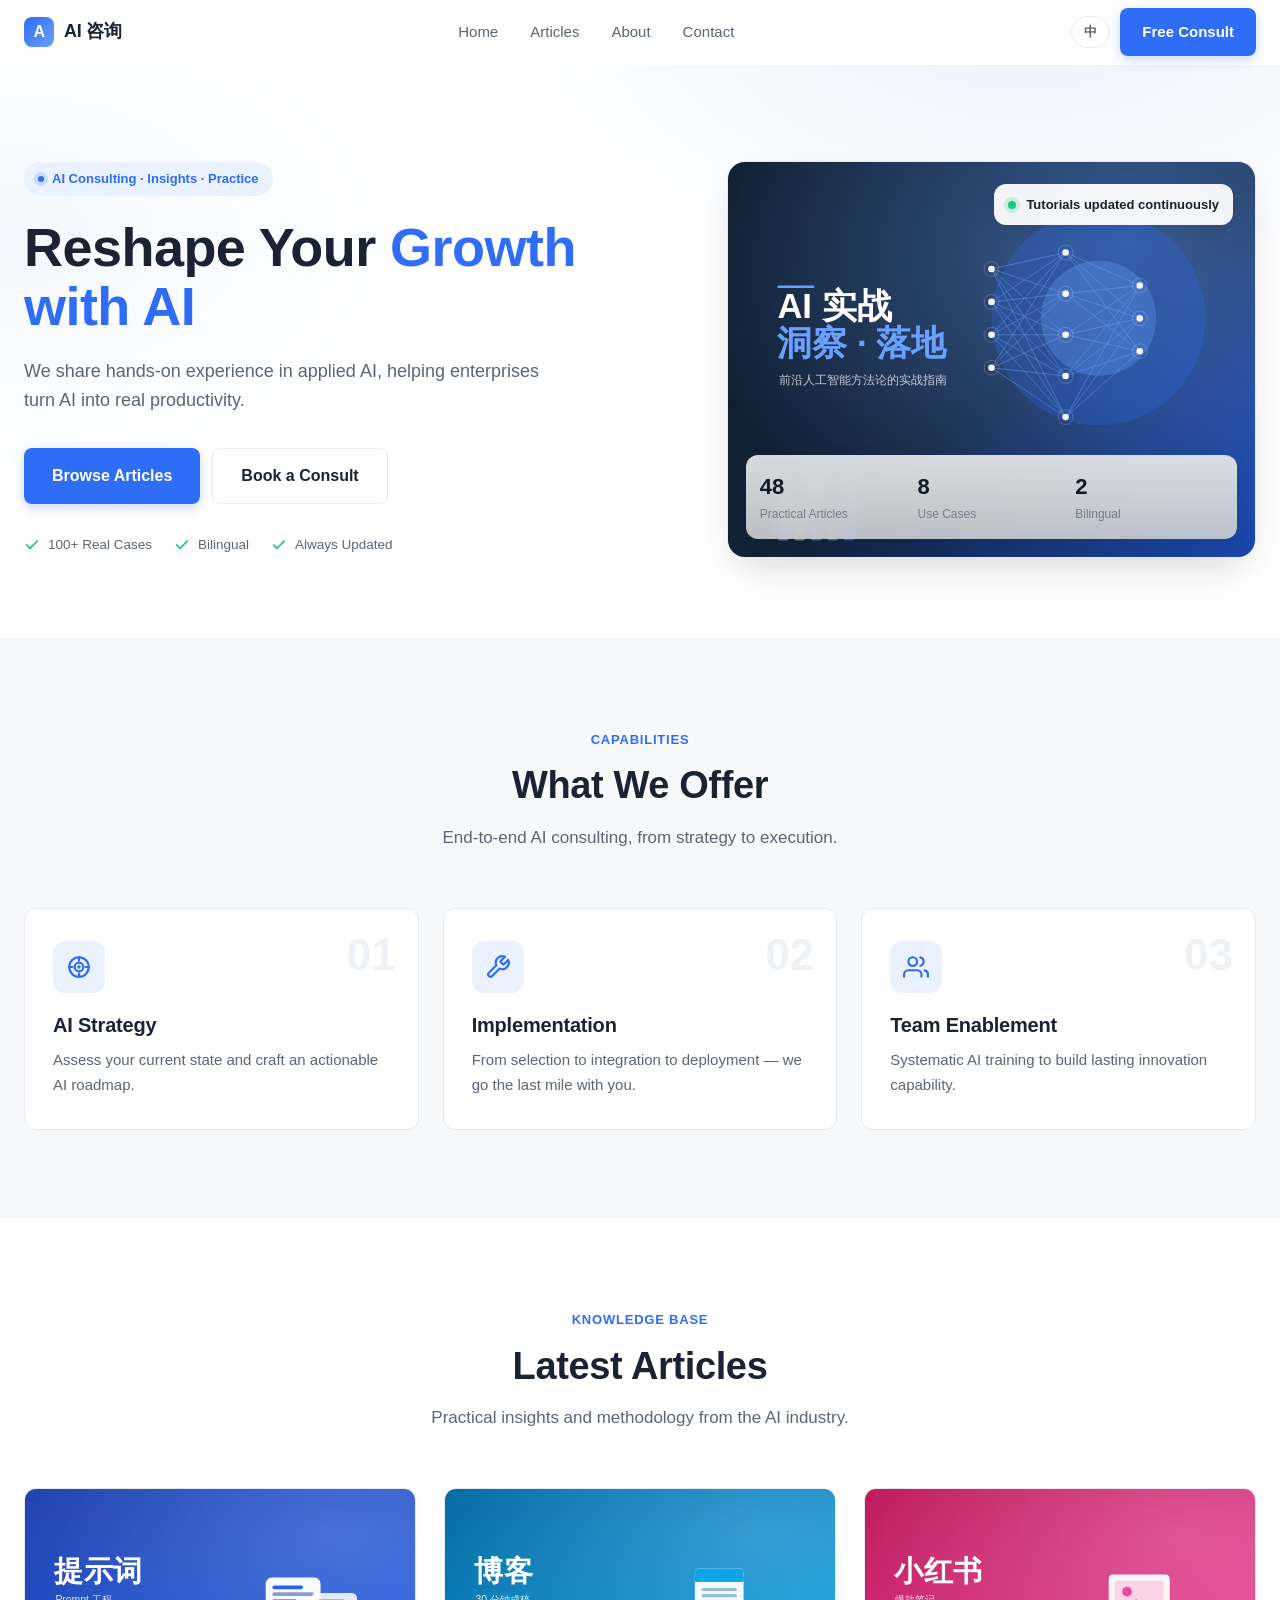
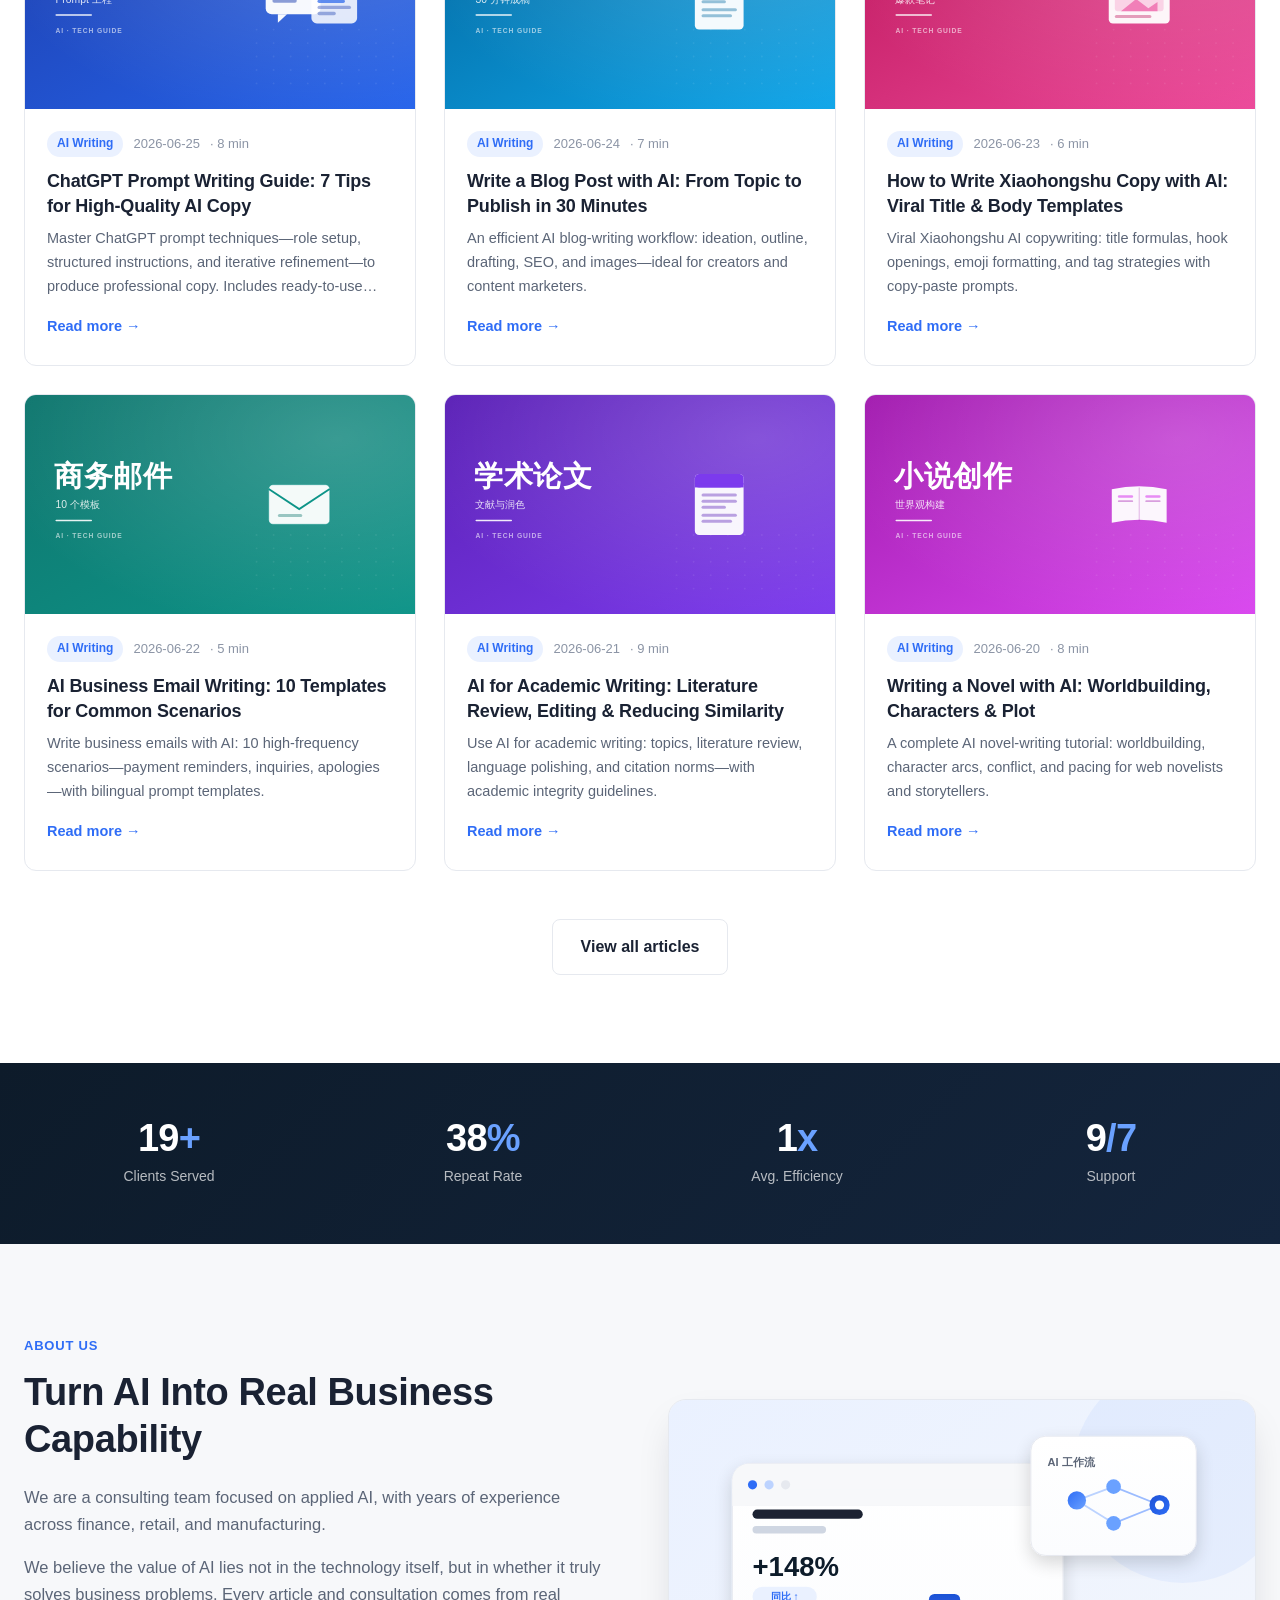
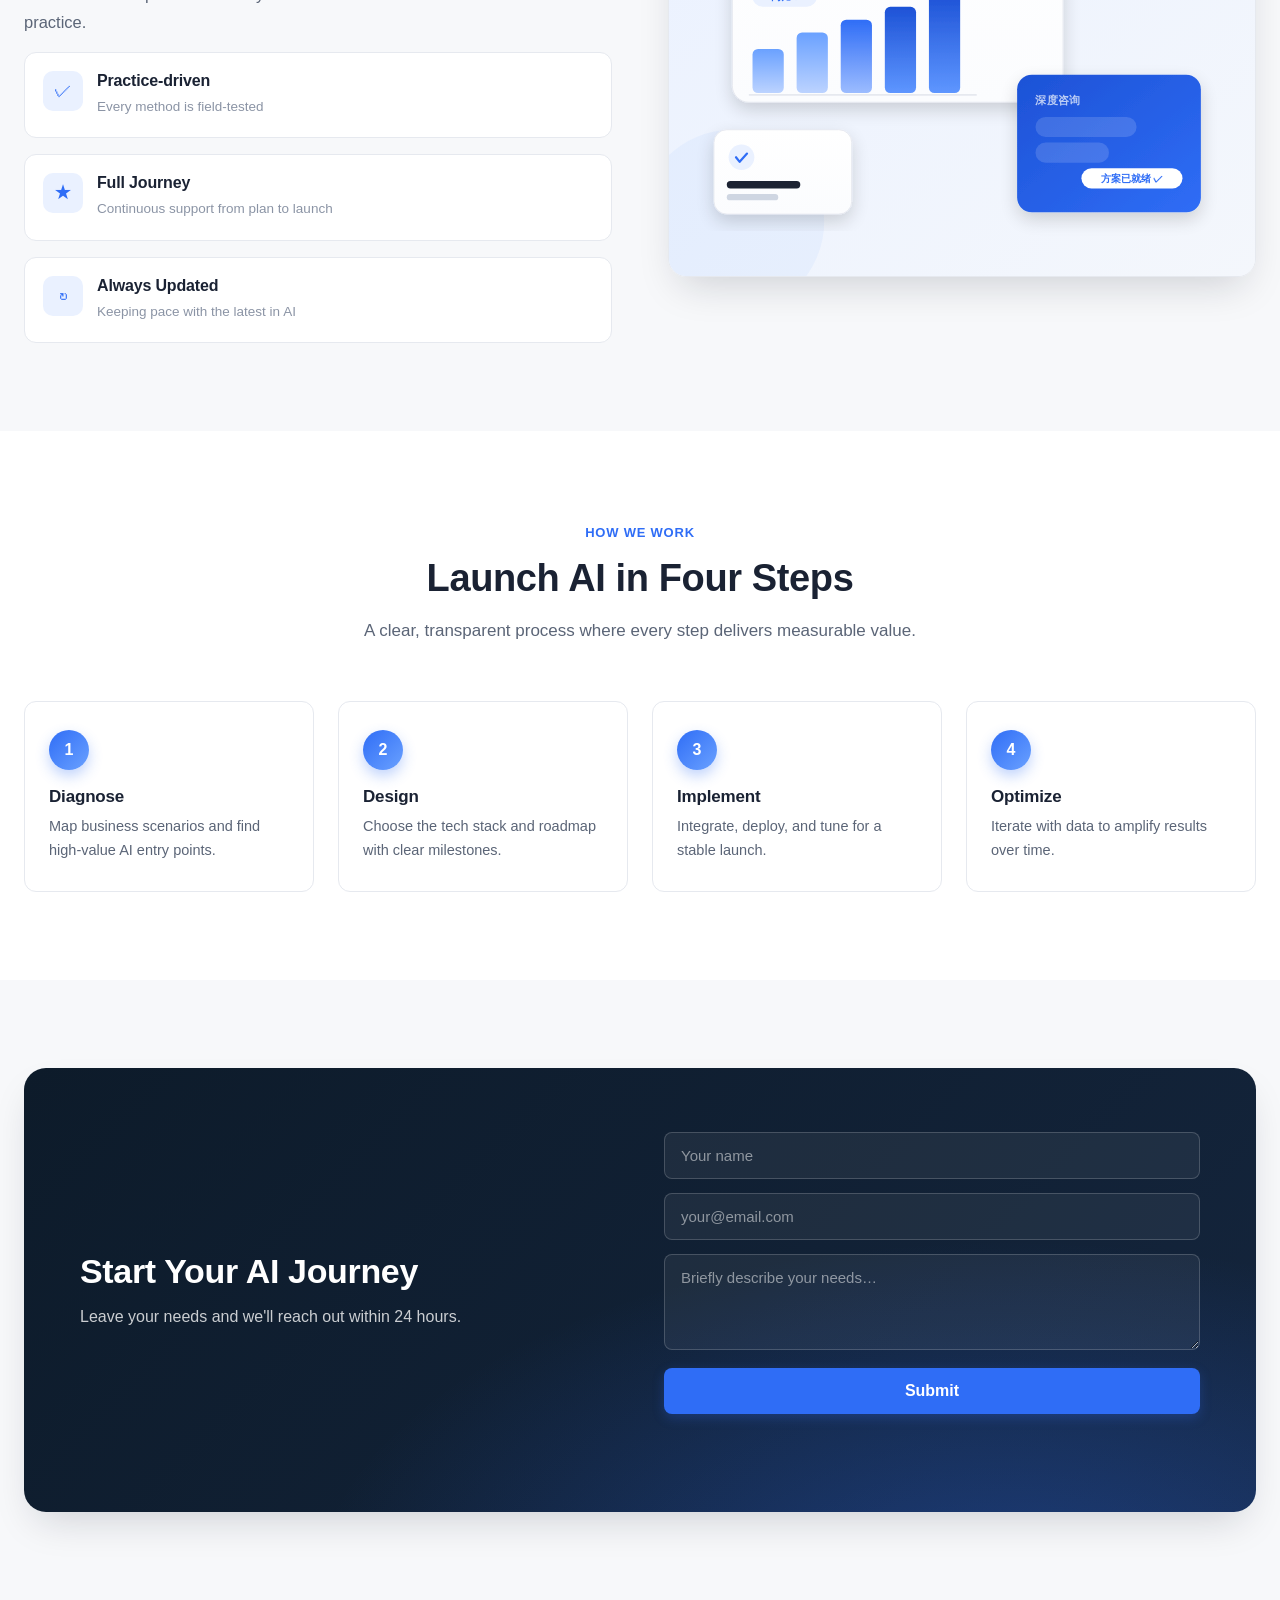
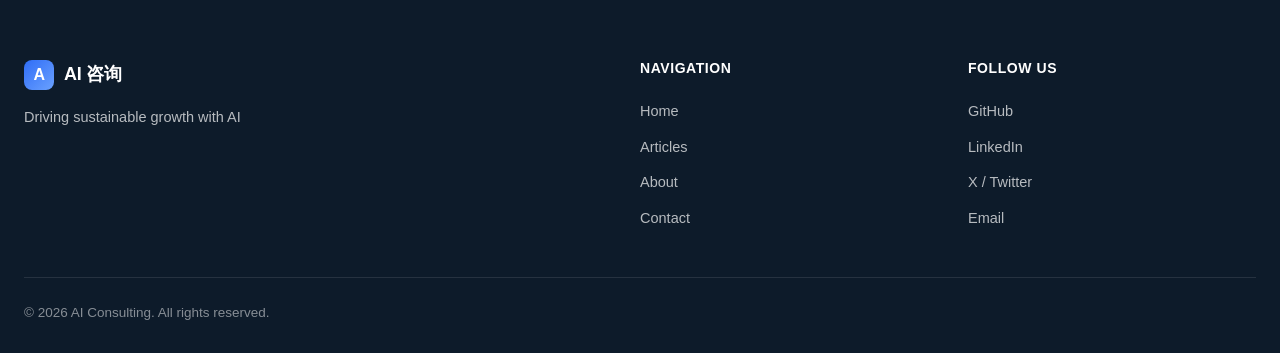
<file: index.html>
<!DOCTYPE html>
<html lang="zh-CN">
<head>
  <meta charset="UTF-8">
  <meta name="viewport" content="width=device-width, initial-scale=1.0">
  <title>AI 咨询 · 洞见与实践 | AI Consulting</title>
  <meta name="description" content="专注人工智能落地应用的咨询团队，分享 AI 战略、技术落地与商业价值洞察。Applied AI consulting — strategy, engineering, and value.">
  <link rel="icon" href="data:image/svg+xml,<svg xmlns='http://www.w3.org/2000/svg' viewBox='0 0 100 100'><rect width='100' height='100' rx='22' fill='%232f6df6'/><text x='50' y='70' font-size='62' text-anchor='middle' fill='white' font-family='Arial' font-weight='bold'>A</text></svg>">
  <meta name="google-adsense-account" content="ca-pub-7420136917623230">
  <script async src="https://pagead2.googlesyndication.com/pagead/js/adsbygoogle.js?client=ca-pub-7420136917623230" crossorigin="anonymous"></script>
  <link rel="stylesheet" href="css/style.css">
</head>
<body>

  <!-- ====== 顶部导航 ====== -->
  <header class="header" data-header>
    <div class="container header-inner">
      <a href="index.html" class="logo">
        <span class="logo-mark">A</span>
        <span>AI 咨询</span>
      </a>

      <nav class="nav-menu" data-nav-menu>
        <a href="#home" data-i18n="nav.home">首页</a>
        <a href="#articles" data-i18n="nav.articles">文章</a>
        <a href="#about" data-i18n="nav.about">关于</a>
        <a href="#contact" data-i18n="nav.contact">联系</a>
      </nav>

      <div class="nav-actions">
        <button class="lang-switch" data-lang-switch data-i18n="lang.switch">EN</button>
        <a href="#contact" class="btn btn-primary" data-i18n="nav.cta">免费咨询</a>
        <button class="nav-toggle" data-nav-toggle aria-label="menu"><span></span><span></span><span></span></button>
      </div>
    </div>
  </header>

  <!-- ====== Hero ====== -->
  <section class="hero" id="home">
    <div class="container hero-grid">
      <div class="hero-content reveal">
        <span class="hero-badge" data-i18n="hero.badge">AI 咨询 · 洞见 · 实践</span>
        <h1 class="hero-title"><span data-i18n="hero.title.main">用 AI 重塑你的</span><em data-i18n="hero.title.hl">业务增长</em></h1>
        <p class="hero-sub" data-i18n="hero.subtitle">我们分享前沿的人工智能落地经验，帮助企业将 AI 真正转化为生产力。</p>
        <div class="hero-cta">
          <a href="#articles" class="btn btn-primary btn-lg" data-i18n="hero.cta1">浏览文章</a>
          <a href="#contact" class="btn btn-ghost btn-lg" data-i18n="hero.cta2">预约咨询</a>
        </div>
        <div class="hero-trust reveal">
          <div class="hero-trust-item">
            <svg viewBox="0 0 24 24" fill="none" stroke="currentColor" stroke-width="2.5" stroke-linecap="round" stroke-linejoin="round"><polyline points="20 6 9 17 4 12"/></svg>
            <span data-i18n="hero.trust1">100+ 实战案例</span>
          </div>
          <div class="hero-trust-item">
            <svg viewBox="0 0 24 24" fill="none" stroke="currentColor" stroke-width="2.5" stroke-linecap="round" stroke-linejoin="round"><polyline points="20 6 9 17 4 12"/></svg>
            <span data-i18n="hero.trust2">中英双语</span>
          </div>
          <div class="hero-trust-item">
            <svg viewBox="0 0 24 24" fill="none" stroke="currentColor" stroke-width="2.5" stroke-linecap="round" stroke-linejoin="round"><polyline points="20 6 9 17 4 12"/></svg>
            <span data-i18n="hero.trust3">持续更新</span>
          </div>
        </div>
      </div>

      <div class="hero-visual reveal">
        <div class="hero-float">
          <span class="dot"></span>
          <span data-i18n="hero.float">实战教程持续更新中</span>
        </div>
        <img src="images/hero.svg" alt="AI 工具实战教程" loading="eager">
        <div class="hero-stats" data-stats>
          <div class="hero-stat">
            <div class="num"><span data-count="48">48</span></div>
            <div class="label" data-i18n="stat.articles">实战文章</div>
          </div>
          <div class="hero-stat">
            <div class="num"><span data-count="8" data-suffix="">8</span></div>
            <div class="label" data-i18n="stat.categories">应用场景</div>
          </div>
          <div class="hero-stat">
            <div class="num"><span data-count="2" data-suffix="">2</span></div>
            <div class="label" data-i18n="stat.langs">双语对照</div>
          </div>
        </div>
      </div>
    </div>
  </section>

  <!-- ====== 服务 ====== -->
  <section class="section section-alt">
    <div class="container">
      <div class="section-head reveal">
        <span class="eyebrow" data-i18n="services.eyebrow">服务能力</span>
        <h2 data-i18n="services.title">我们提供什么</h2>
        <p data-i18n="services.subtitle">围绕 AI 落地全链路，提供从战略到执行的咨询支持。</p>
      </div>
      <div class="services-grid">
        <div class="service-card reveal">
          <span class="service-num">01</span>
          <div class="service-icon">
            <svg viewBox="0 0 24 24" fill="none" stroke="currentColor" stroke-width="2" stroke-linecap="round" stroke-linejoin="round">
              <circle cx="12" cy="12" r="9"/><circle cx="12" cy="12" r="4"/><circle cx="12" cy="12" r="0.6" fill="currentColor"/>
              <line x1="12" y1="3" x2="12" y2="6"/><line x1="12" y1="18" x2="12" y2="21"/><line x1="3" y1="12" x2="6" y2="12"/><line x1="18" y1="12" x2="21" y2="12"/>
            </svg>
          </div>
          <h3 data-i18n="services.s1.title">AI 战略咨询</h3>
          <p data-i18n="services.s1.desc">评估业务现状，制定可执行的 AI 转型路线图。</p>
        </div>
        <div class="service-card reveal">
          <span class="service-num">02</span>
          <div class="service-icon">
            <svg viewBox="0 0 24 24" fill="none" stroke="currentColor" stroke-width="2" stroke-linecap="round" stroke-linejoin="round">
              <path d="M14.7 6.3a1 1 0 0 0 0 1.4l1.6 1.6a1 1 0 0 0 1.4 0l3.77-3.77a6 6 0 0 1-7.94 7.94l-6.91 6.91a2.12 2.12 0 0 1-3-3l6.91-6.91a6 6 0 0 1 7.94-7.94l-3.76 3.76z"/>
            </svg>
          </div>
          <h3 data-i18n="services.s2.title">方案落地实施</h3>
          <p data-i18n="services.s2.desc">从选型、集成到部署，陪你走完最后一公里。</p>
        </div>
        <div class="service-card reveal">
          <span class="service-num">03</span>
          <div class="service-icon">
            <svg viewBox="0 0 24 24" fill="none" stroke="currentColor" stroke-width="2" stroke-linecap="round" stroke-linejoin="round">
              <path d="M17 21v-2a4 4 0 0 0-4-4H5a4 4 0 0 0-4 4v2"/><circle cx="9" cy="7" r="4"/>
              <path d="M23 21v-2a4 4 0 0 0-3-3.87"/><path d="M16 3.13a4 4 0 0 1 0 7.75"/>
            </svg>
          </div>
          <h3 data-i18n="services.s3.title">团队赋能培训</h3>
          <p data-i18n="services.s3.desc">体系化的 AI 培训，让团队具备持续创新能力。</p>
        </div>
      </div>
    </div>
  </section>

  <!-- ====== 最新文章 ====== -->
  <section class="section" id="articles">
    <div class="container">
      <div class="section-head reveal">
        <span class="eyebrow" data-i18n="articles.eyebrow">知识库</span>
        <h2 data-i18n="articles.title">最新文章</h2>
        <p data-i18n="articles.subtitle">持续分享 AI 行业的实战洞见与方法论。</p>
      </div>
      <div class="articles-grid" data-posts-grid data-limit="6"></div>

      <div class="section-foot reveal">
        <a href="articles.html" class="btn btn-ghost btn-lg" data-i18n="articles.viewall">查看全部文章</a>
      </div>
    </div>
  </section>

  <!-- ====== 数据条 ====== -->
  <section class="metrics-strip">
    <div class="container">
      <div class="metrics-grid">
        <div class="metric-item reveal">
          <div class="num"><span data-count="50">0</span><span class="suffix">+</span></div>
          <div class="label" data-i18n="metrics.m1">服务客户</div>
        </div>
        <div class="metric-item reveal">
          <div class="num"><span data-count="98">0</span><span class="suffix">%</span></div>
          <div class="label" data-i18n="metrics.m2">客户复购率</div>
        </div>
        <div class="metric-item reveal">
          <div class="num"><span data-count="3">0</span><span class="suffix">x</span></div>
          <div class="label" data-i18n="metrics.m3">平均效率提升</div>
        </div>
        <div class="metric-item reveal">
          <div class="num"><span data-count="24">0</span><span class="suffix">/7</span></div>
          <div class="label" data-i18n="metrics.m4">响应支持</div>
        </div>
      </div>
    </div>
  </section>

  <!-- ====== 关于 ====== -->
  <section class="section section-alt" id="about">
    <div class="container about-grid">
      <div class="about-text reveal">
        <span class="eyebrow" data-i18n="about.eyebrow">关于我们</span>
        <h2 data-i18n="about.title">把 AI 变成可落地的业务能力</h2>
        <p data-i18n="about.p1">我们是一支专注于人工智能落地应用的咨询团队，深耕行业多年，服务覆盖金融、零售、制造等领域。</p>
        <p data-i18n="about.p2">我们相信，AI 的价值不在于技术本身，而在于能否真正解决业务问题。每一篇文章、每一次咨询，都源于真实的实战经验。</p>
        <div class="about-features">
          <div class="about-feature">
            <div class="ico">✓</div>
            <div>
              <h4 data-i18n="about.feature1">实战导向</h4>
              <span data-i18n="about.feature1.desc">所有方法均经过项目验证</span>
            </div>
          </div>
          <div class="about-feature">
            <div class="ico">★</div>
            <div>
              <h4 data-i18n="about.feature2">全程陪跑</h4>
              <span data-i18n="about.feature2.desc">从规划到落地持续支持</span>
            </div>
          </div>
          <div class="about-feature">
            <div class="ico">↻</div>
            <div>
              <h4 data-i18n="about.feature3">持续更新</h4>
              <span data-i18n="about.feature3.desc">紧跟 AI 行业最新动态</span>
            </div>
          </div>
        </div>
      </div>
      <div class="about-visual reveal">
        <img src="images/about-illustration.svg" alt="AI 落地数据洞察与团队协作">
      </div>
    </div>
  </section>

  <!-- ====== 工作流程 ====== -->
  <section class="section">
    <div class="container">
      <div class="section-head reveal">
        <span class="eyebrow" data-i18n="steps.eyebrow">协作方式</span>
        <h2 data-i18n="steps.title">四步开启 AI 落地</h2>
        <p data-i18n="steps.subtitle">清晰透明的流程，确保每一步都产出可衡量的价值。</p>
      </div>
      <div class="steps-grid">
        <div class="step-card reveal">
          <div class="step-num">1</div>
          <h4 data-i18n="steps.s1.title">需求诊断</h4>
          <p data-i18n="steps.s1.desc">梳理业务场景，识别高价值的 AI 切入点。</p>
        </div>
        <div class="step-card reveal">
          <div class="step-num">2</div>
          <h4 data-i18n="steps.s2.title">方案设计</h4>
          <p data-i18n="steps.s2.desc">制定技术选型与落地路线，明确里程碑。</p>
        </div>
        <div class="step-card reveal">
          <div class="step-num">3</div>
          <h4 data-i18n="steps.s3.title">落地实施</h4>
          <p data-i18n="steps.s3.desc">集成、部署、调优，确保系统稳定上线。</p>
        </div>
        <div class="step-card reveal">
          <div class="step-num">4</div>
          <h4 data-i18n="steps.s4.title">持续优化</h4>
          <p data-i18n="steps.s4.desc">数据驱动迭代，让效果持续放大。</p>
        </div>
      </div>
    </div>
  </section>

  <!-- ====== 联系 / CTA ====== -->
  <section class="section section-alt" id="contact">
    <div class="container">
      <div class="cta reveal">
        <div>
          <h2 data-i18n="contact.title">开始你的 AI 之旅</h2>
          <p data-i18n="contact.subtitle">留下你的需求，我们将在 24 小时内与你联系。</p>
        </div>
        <form class="cta-form" data-contact-form>
          <input type="text" name="name" data-i18n-ph="contact.name.ph" placeholder="请输入您的姓名">
          <input type="email" name="email" data-i18n-ph="contact.email.ph" placeholder="请输入您的邮箱">
          <textarea name="message" rows="3" data-i18n-ph="contact.message.ph" placeholder="请简要描述您的需求…"></textarea>
          <button type="submit" class="btn btn-primary btn-lg" data-i18n="contact.submit">提交咨询</button>
          <div class="form-note" data-form-note></div>
        </form>
      </div>
    </div>
  </section>

  <!-- ====== 页脚 ====== -->
  <footer class="footer">
    <div class="container">
      <div class="footer-grid">
        <div>
          <div class="logo">
            <span class="logo-mark">A</span>
            <span>AI 咨询</span>
          </div>
          <p class="footer-tagline" data-i18n="footer.tagline">用 AI 驱动业务持续增长</p>
        </div>
        <div class="footer-col">
          <h4 data-i18n="footer.nav">导航</h4>
          <a href="#home" data-i18n="nav.home">首页</a>
          <a href="#articles" data-i18n="nav.articles">文章</a>
          <a href="#about" data-i18n="nav.about">关于</a>
          <a href="#contact" data-i18n="nav.contact">联系</a>
        </div>
        <div class="footer-col">
          <h4 data-i18n="footer.follow">关注我们</h4>
          <a href="#">GitHub</a>
          <a href="#">LinkedIn</a>
          <a href="#">X / Twitter</a>
          <a href="#">Email</a>
        </div>
      </div>
      <div class="footer-bottom">
        <span data-i18n="footer.copyright">© 2026 AI 咨询. 保留所有权利.</span>
        <span data-i18n="footer.icp"></span>
      </div>
    </div>
  </footer>

  <script src="js/i18n.js"></script>
  <script src="js/posts-categories.js"></script>
  <script src="js/posts-data.js"></script>
  <script src="js/posts-content.js"></script>
  <script src="js/main.js"></script>
  <script src="js/posts-base.js"></script>
  <script>
    // 首页渲染最新 6 篇
    document.addEventListener("DOMContentLoaded", function () {
      if (window.__posts) window.__posts.renderList(window.__i18n.getLang());
    });
  </script>
</body>
</html>
</file>
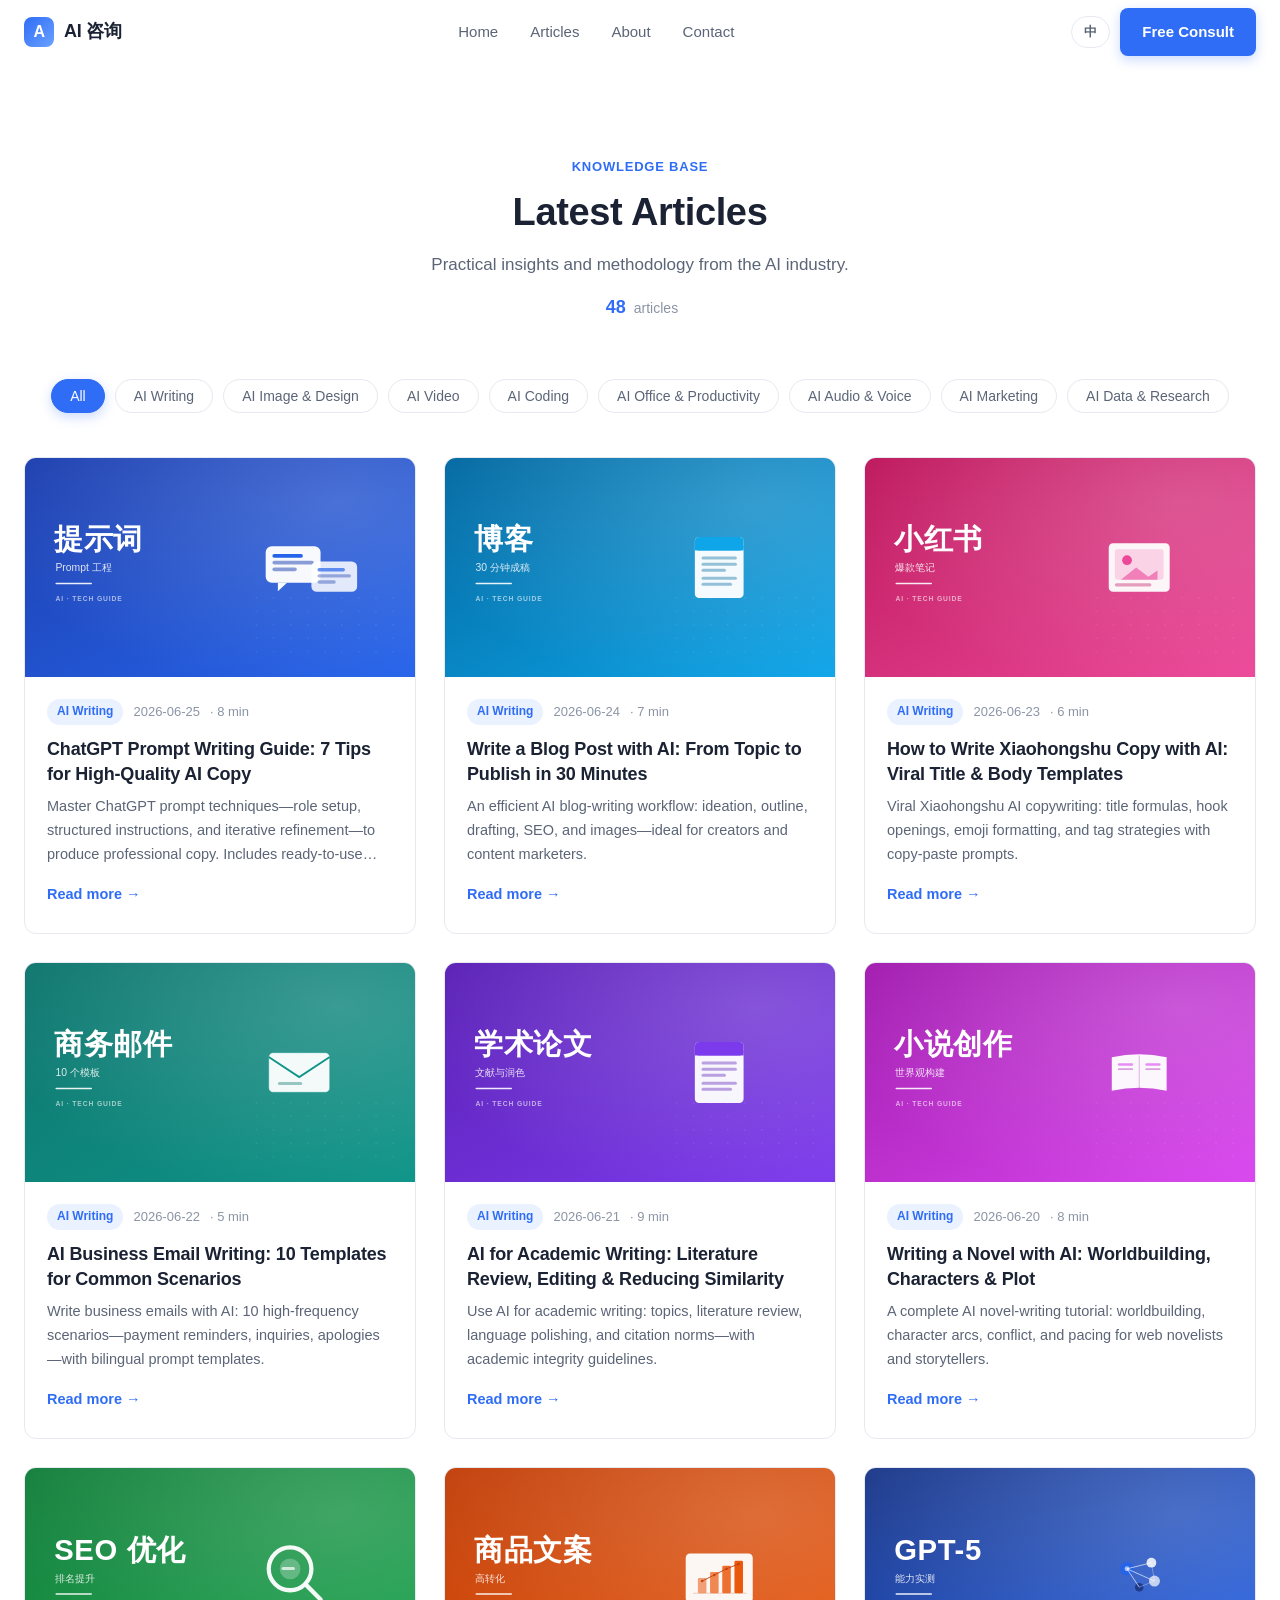
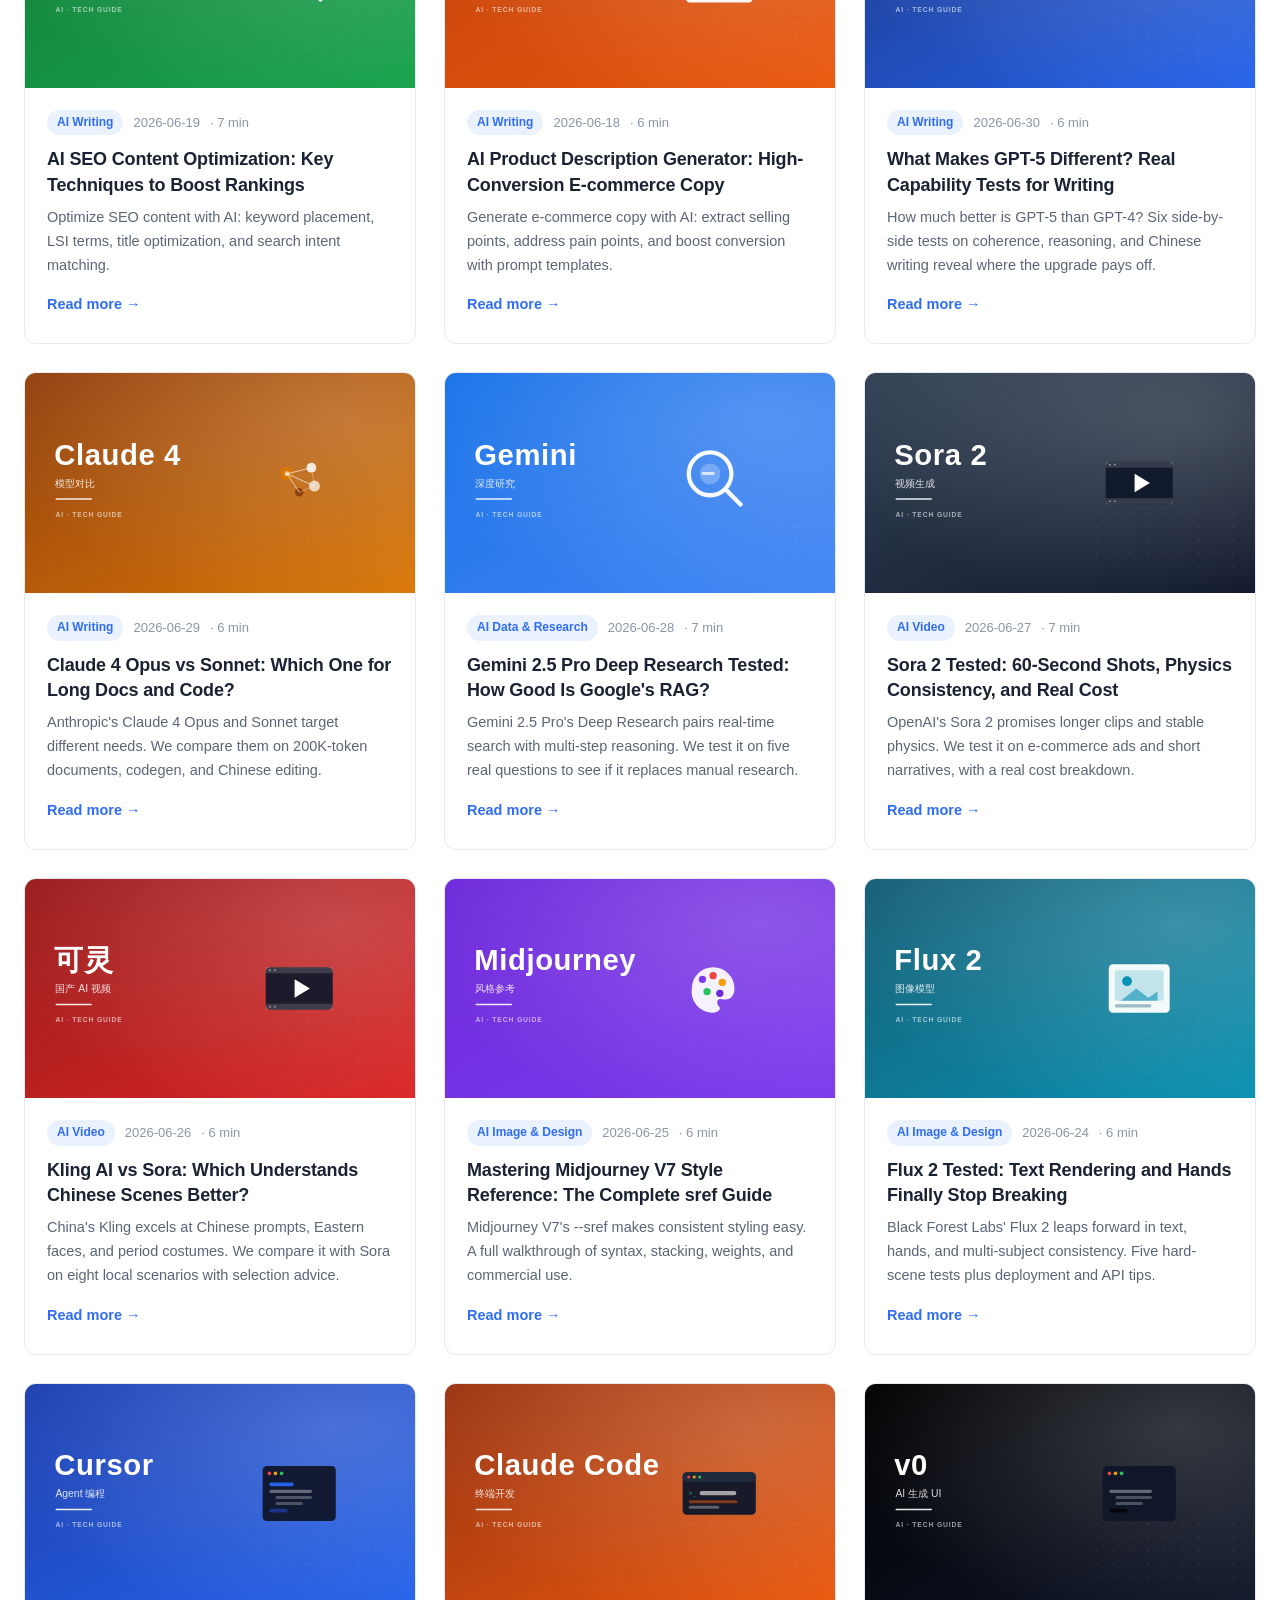
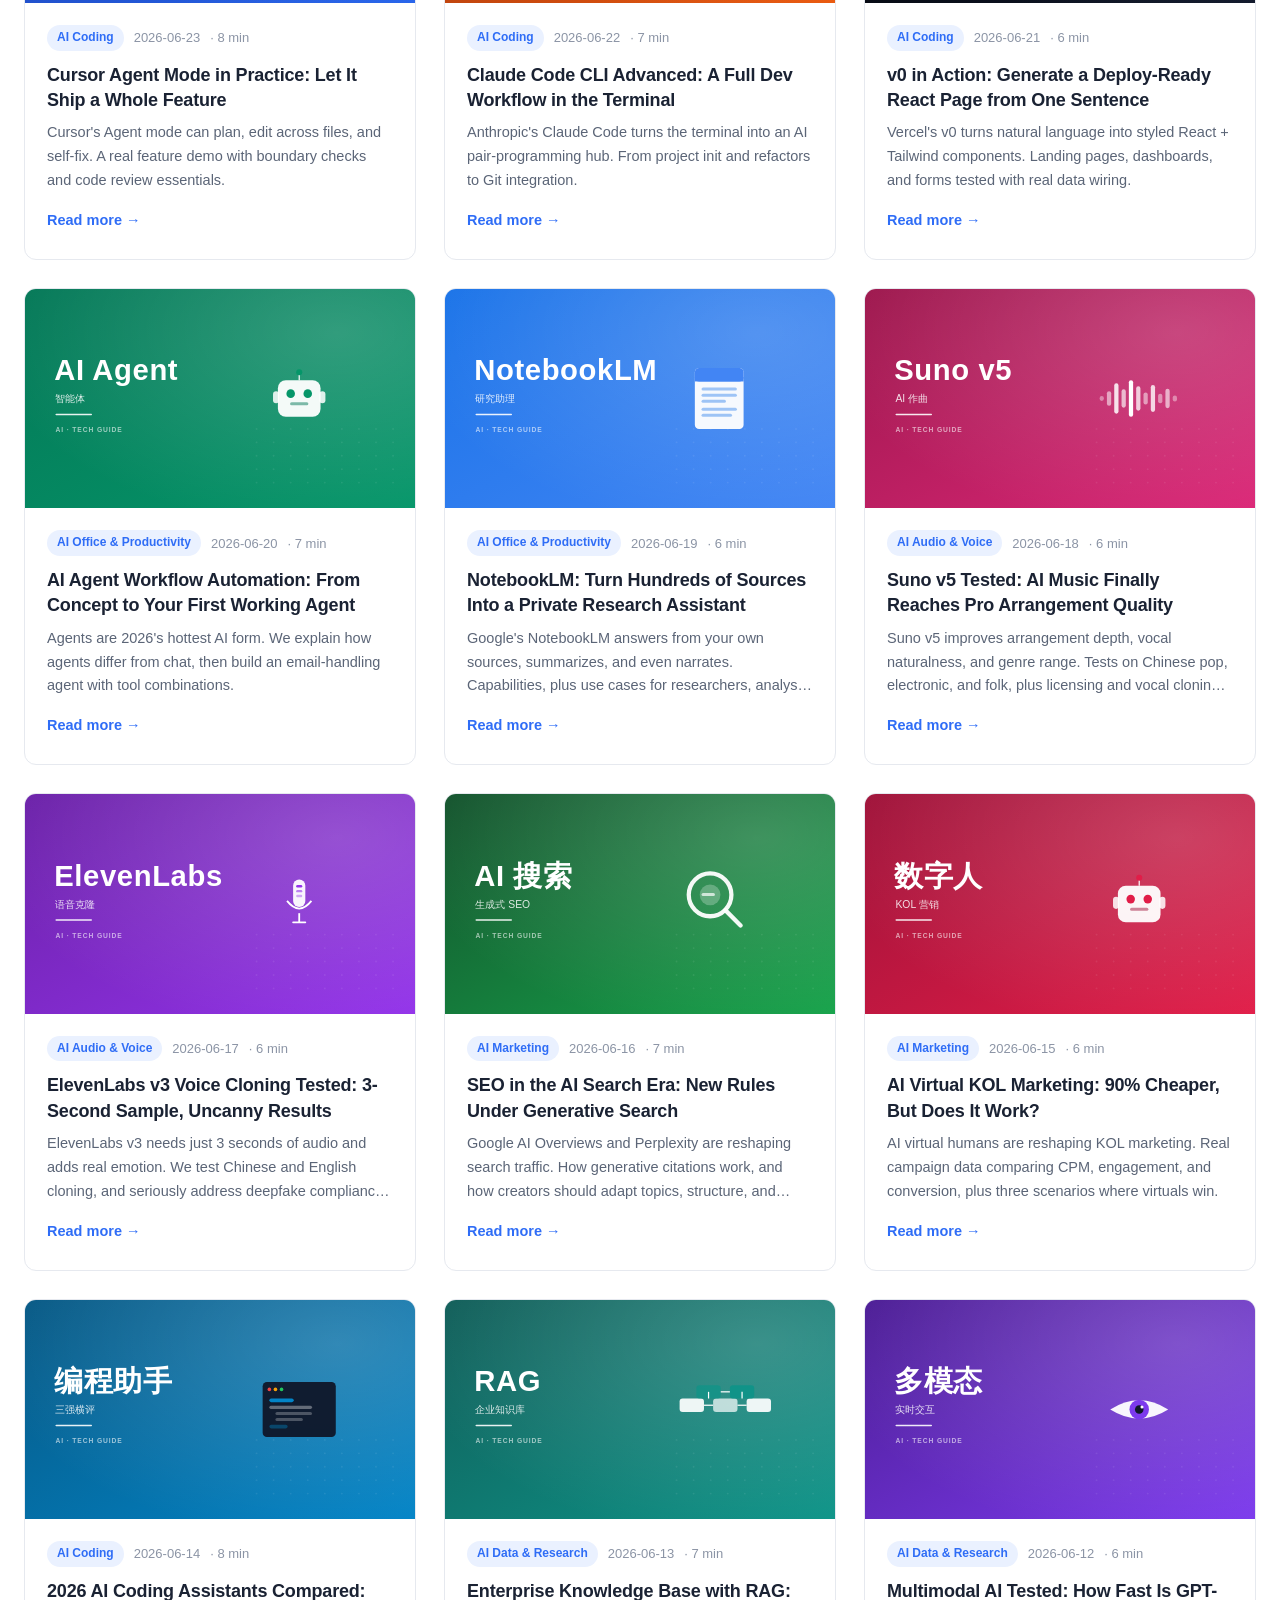
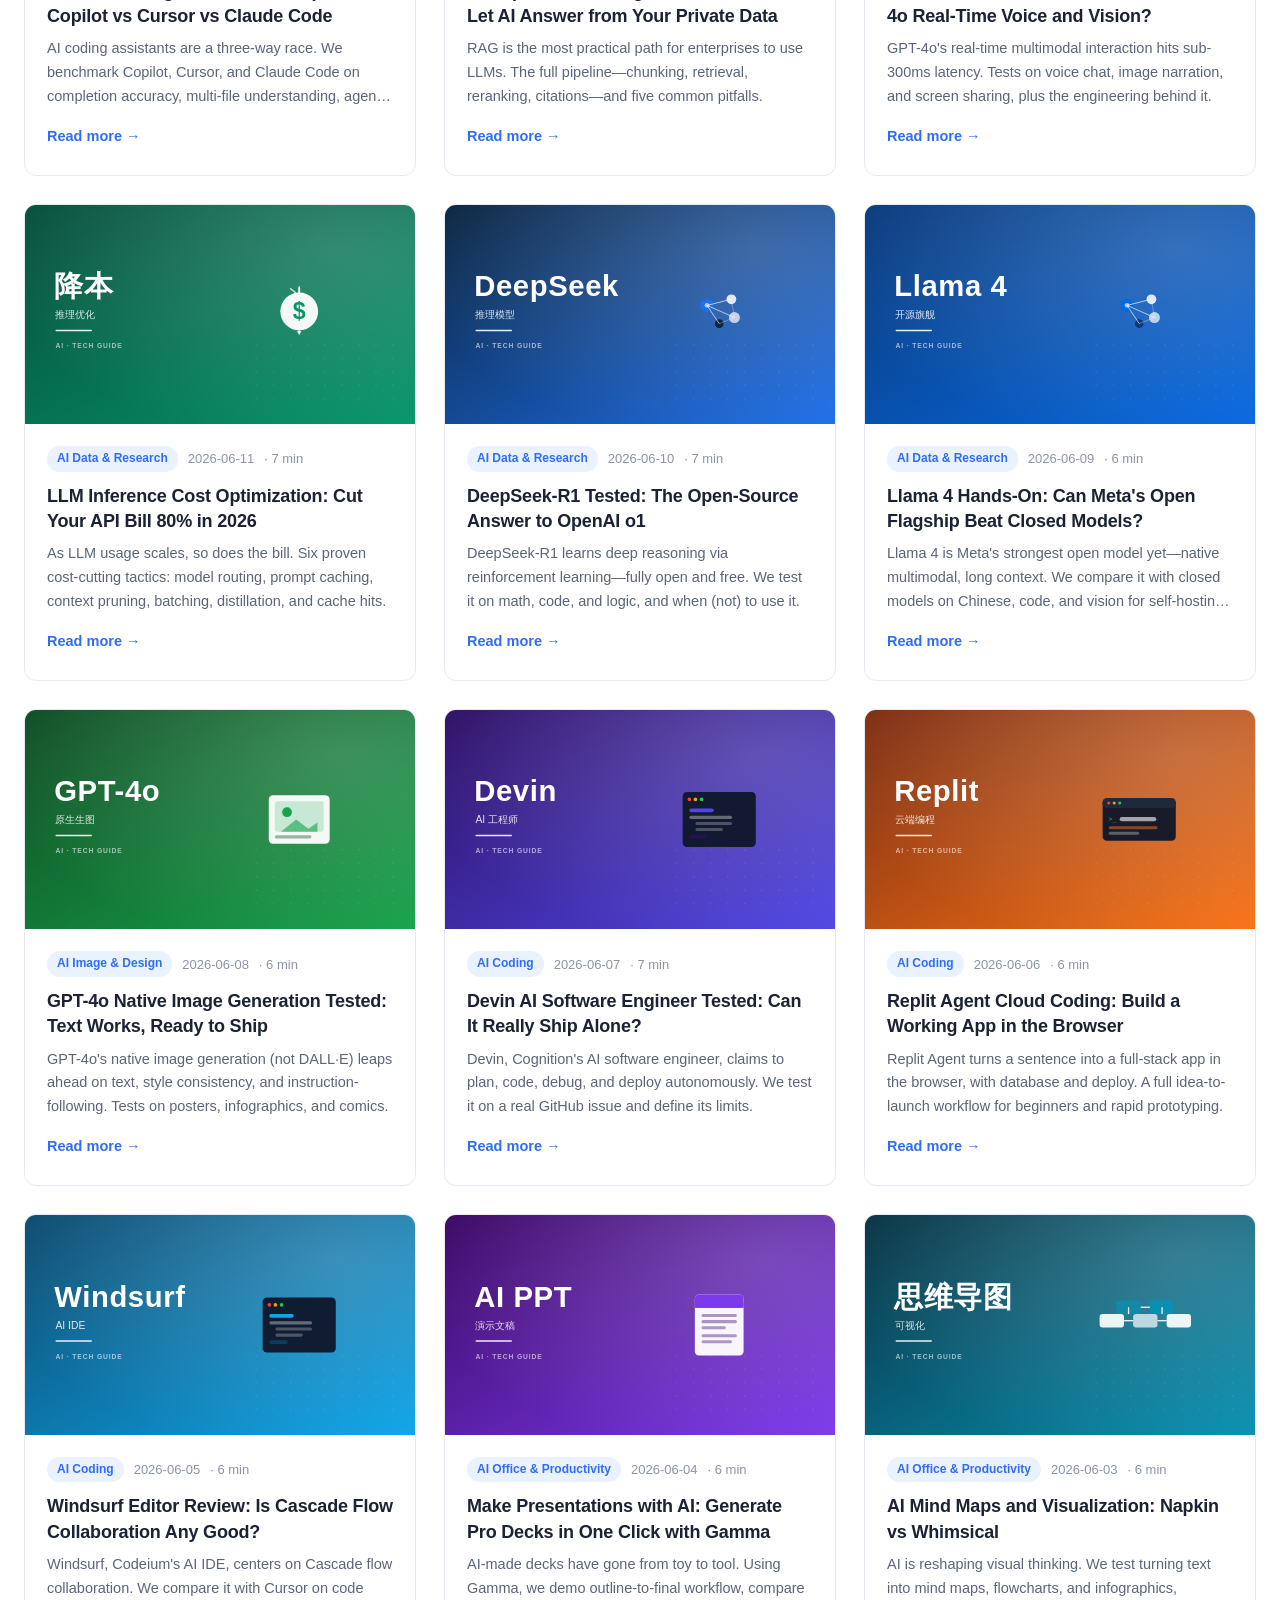
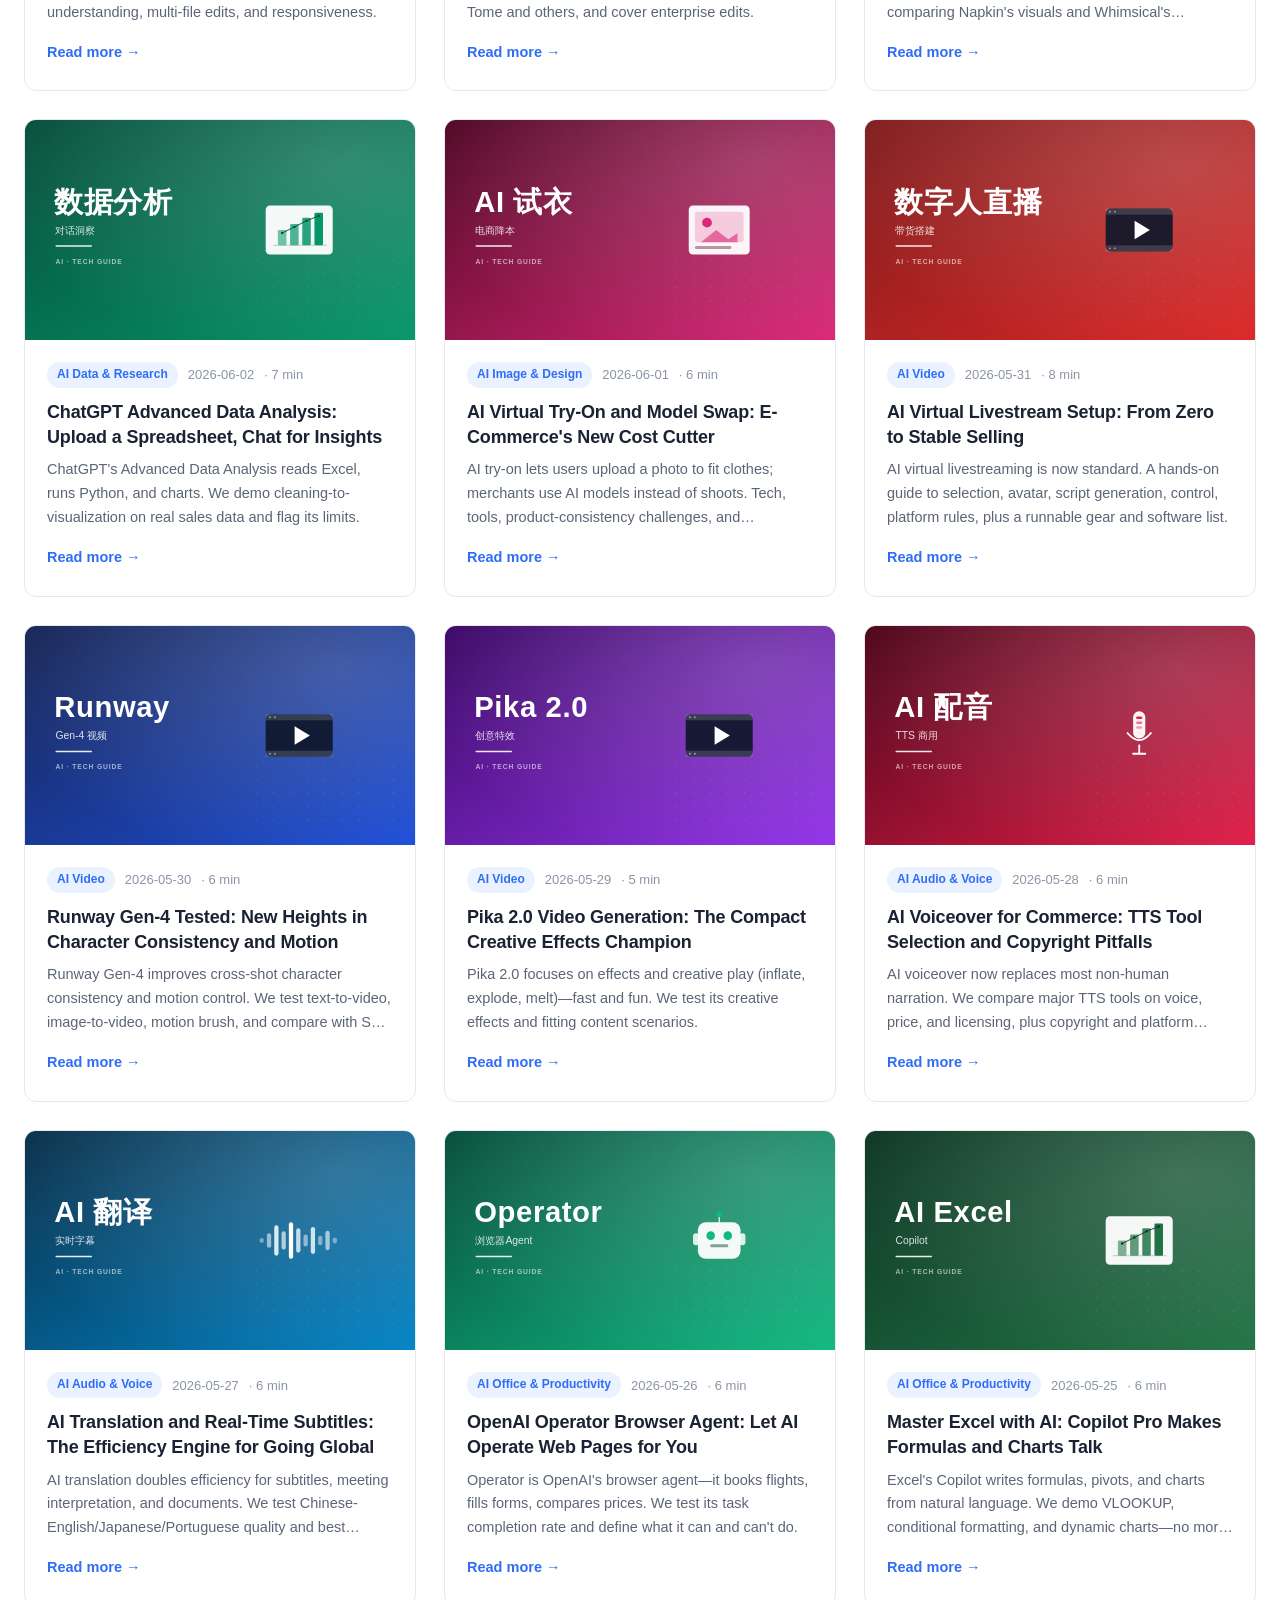
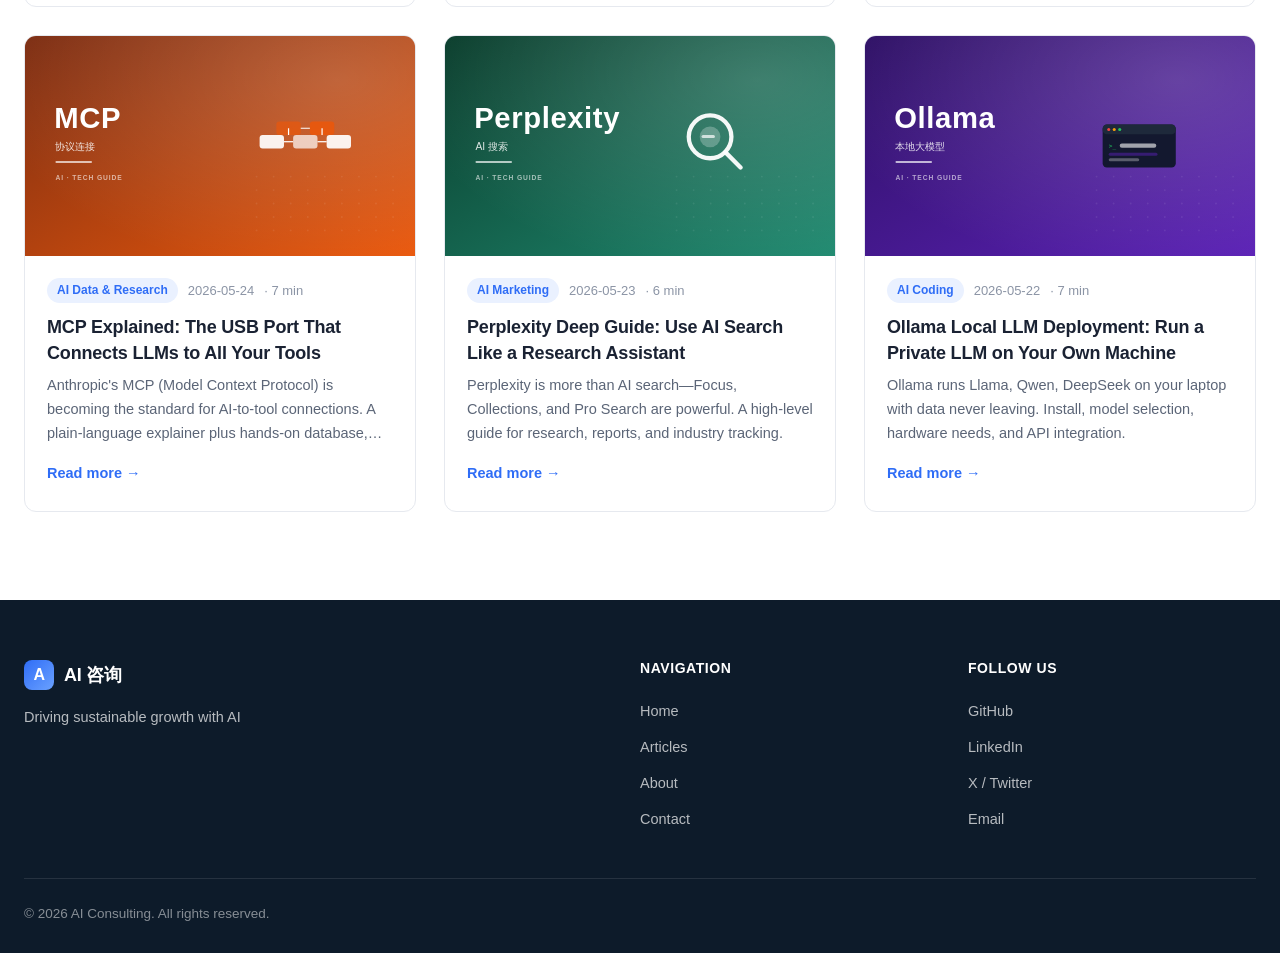
<file: articles.html>
<!DOCTYPE html>
<html lang="zh-CN">
<head>
  <meta charset="UTF-8">
  <meta name="viewport" content="width=device-width, initial-scale=1.0">
  <title>全部文章 · AI 写作实战教程 | AI 咨询</title>
  <meta name="description" content="AI 写作实战教程，覆盖 ChatGPT 提示词、博客、小红书、商务邮件、论文、小说、SEO、电商描述等场景，中英双语。">
  <meta name="keywords" content="AI写作教程,ChatGPT提示词,AI写作,AI博客,SEO写作,中英双语">
  <link rel="icon" href="data:image/svg+xml,<svg xmlns='http://www.w3.org/2000/svg' viewBox='0 0 100 100'><rect width='100' height='100' rx='22' fill='%232f6df6'/><text x='50' y='70' font-size='62' text-anchor='middle' fill='white' font-family='Arial' font-weight='bold'>A</text></svg>">
  <meta name="google-adsense-account" content="ca-pub-7420136917623230">
  <script async src="https://pagead2.googlesyndication.com/pagead/js/adsbygoogle.js?client=ca-pub-7420136917623230" crossorigin="anonymous"></script>
  <link rel="stylesheet" href="css/style.css">
</head>
<body>

  <header class="header" data-header>
    <div class="container header-inner">
      <a href="index.html" class="logo">
        <span class="logo-mark">A</span>
        <span>AI 咨询</span>
      </a>
      <nav class="nav-menu" data-nav-menu>
        <a href="index.html#home" data-i18n="nav.home">首页</a>
        <a href="articles.html" data-i18n="nav.articles">文章</a>
        <a href="index.html#about" data-i18n="nav.about">关于</a>
        <a href="index.html#contact" data-i18n="nav.contact">联系</a>
      </nav>
      <div class="nav-actions">
        <button class="lang-switch" data-lang-switch data-i18n="lang.switch">EN</button>
        <a href="index.html#contact" class="btn btn-primary" data-i18n="nav.cta">免费咨询</a>
        <button class="nav-toggle" data-nav-toggle aria-label="menu"><span></span><span></span><span></span></button>
      </div>
    </div>
  </header>

  <section class="section">
    <div class="container">
      <div class="section-head">
        <span class="eyebrow" data-i18n="articles.eyebrow">知识库</span>
        <h2 data-i18n="articles.title">全部文章</h2>
        <p data-i18n="articles.subtitle">AI 写作实战教程，从提示词技巧到全流程落地。</p>
        <div class="posts-count-line">
          <span data-i18n="articles.total">共</span>
          <strong data-posts-count>8</strong>
          <span data-i18n="articles.unit">篇文章</span>
        </div>
      </div>

      <!-- 分类筛选条 -->
      <div class="filters" data-filters data-filter="all"></div>

      <!-- 文章卡片网格 -->
      <div class="articles-grid" data-posts-grid data-filter="all" data-posts-section></div>
    </div>
  </section>

  <footer class="footer">
    <div class="container">
      <div class="footer-grid">
        <div>
          <div class="logo">
            <span class="logo-mark">A</span>
            <span>AI 咨询</span>
          </div>
          <p class="footer-tagline" data-i18n="footer.tagline">用 AI 驱动业务持续增长</p>
        </div>
        <div class="footer-col">
          <h4 data-i18n="footer.nav">导航</h4>
          <a href="index.html#home" data-i18n="nav.home">首页</a>
          <a href="articles.html" data-i18n="nav.articles">文章</a>
          <a href="index.html#about" data-i18n="nav.about">关于</a>
          <a href="index.html#contact" data-i18n="nav.contact">联系</a>
        </div>
        <div class="footer-col">
          <h4 data-i18n="footer.follow">关注我们</h4>
          <a href="#">GitHub</a>
          <a href="#">LinkedIn</a>
          <a href="#">X / Twitter</a>
          <a href="#">Email</a>
        </div>
      </div>
      <div class="footer-bottom">
        <span data-i18n="footer.copyright">© 2026 AI 咨询. 保留所有权利.</span>
        <span data-i18n="footer.icp"></span>
      </div>
    </div>
  </footer>

  <script src="js/i18n.js"></script>
  <script src="js/posts-categories.js"></script>
  <script src="js/posts-data.js"></script>
  <script src="js/posts-content.js"></script>
  <script src="js/main.js"></script>
  <script src="js/posts-base.js"></script>
  <script>
    document.addEventListener("DOMContentLoaded", function () {
      if (window.__posts) {
        var lang = window.__i18n.getLang();
        window.__posts.renderFilters(lang);
        window.__posts.renderList(lang);
      }
    });
  </script>
</body>
</html>
</file>
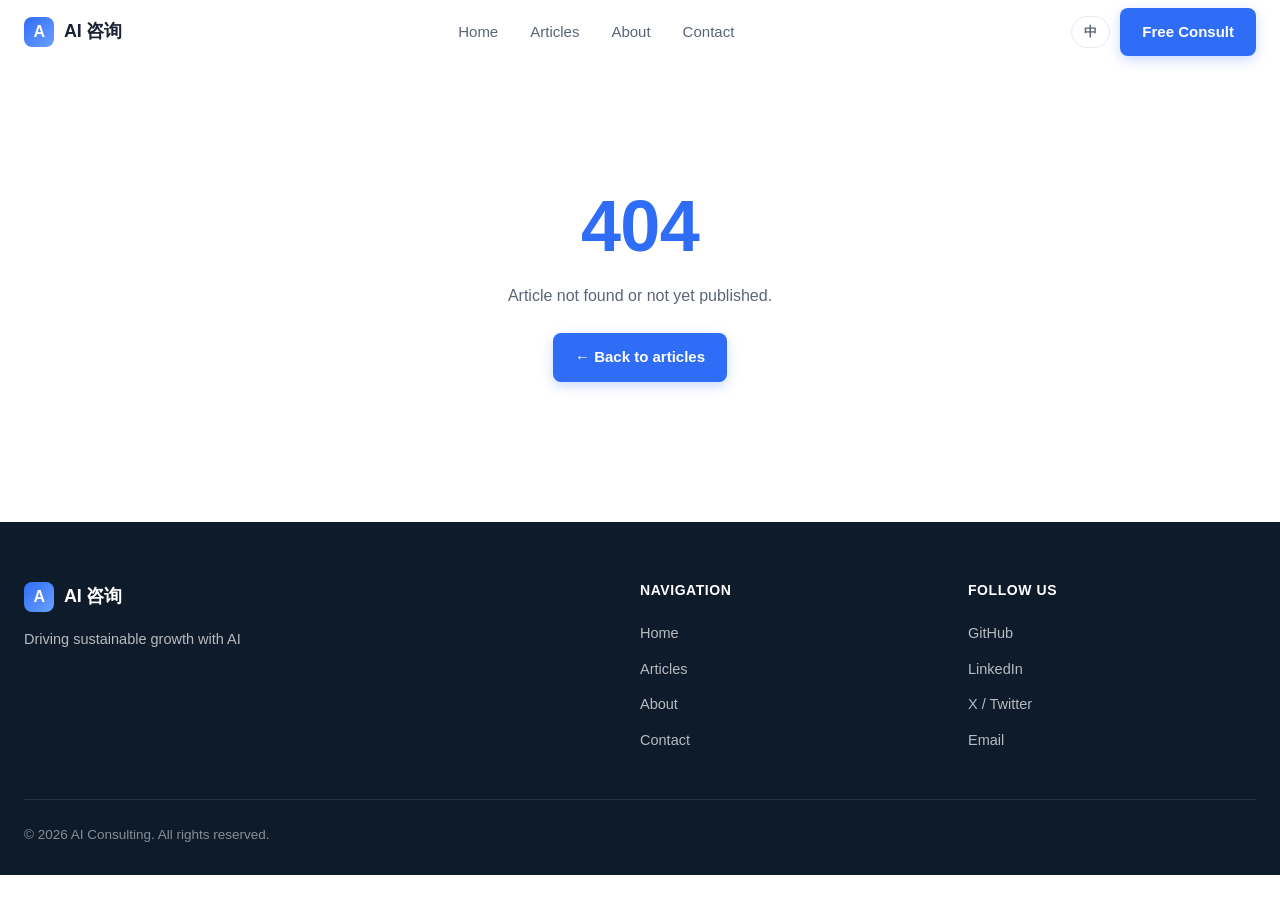
<file: p/article.html>
<!DOCTYPE html>
<html lang="zh-CN">
<head>
  <meta charset="UTF-8">
  <meta name="viewport" content="width=device-width, initial-scale=1.0">
  <!-- title / description / og / keywords / JSON-LD 由 posts-base.js 动态注入 -->
  <title>AI 工具教程 | AI 咨询</title>
  <meta name="description" content="AI 工具使用场景教程，覆盖写作、图像、视频、编程、办公、音频、营销、数据等领域。">
  <link rel="icon" href="data:image/svg+xml,<svg xmlns='http://www.w3.org/2000/svg' viewBox='0 0 100 100'><rect width='100' height='100' rx='22' fill='%232f6df6'/><text x='50' y='70' font-size='62' text-anchor='middle' fill='white' font-family='Arial' font-weight='bold'>A</text></svg>">
  <meta name="google-adsense-account" content="ca-pub-7420136917623230">
  <script async src="https://pagead2.googlesyndication.com/pagead/js/adsbygoogle.js?client=ca-pub-7420136917623230" crossorigin="anonymous"></script>
  <link rel="stylesheet" href="/css/style.css">
</head>
<body>

  <header class="header" data-header>
    <div class="container header-inner">
      <a href="/index.html" class="logo">
        <span class="logo-mark">A</span>
        <span>AI 咨询</span>
      </a>
      <nav class="nav-menu" data-nav-menu>
        <a href="/index.html#home" data-i18n="nav.home">首页</a>
        <a href="/articles.html" data-i18n="nav.articles">文章</a>
        <a href="/index.html#about" data-i18n="nav.about">关于</a>
        <a href="/index.html#contact" data-i18n="nav.contact">联系</a>
      </nav>
      <div class="nav-actions">
        <button class="lang-switch" data-lang-switch data-i18n="lang.switch">EN</button>
        <a href="/index.html#contact" class="btn btn-primary" data-i18n="nav.cta">免费咨询</a>
        <button class="nav-toggle" data-nav-toggle aria-label="menu"><span></span><span></span><span></span></button>
      </div>
    </div>
  </header>

  <!-- 文章内容挂载点: posts-base.js 根据 ?slug= 渲染 -->
  <main data-post-mount>
    <div class="container article-wrap" style="padding:80px 0">
      <p style="color:var(--c-text-mute)">Loading…</p>
    </div>
  </main>

  <footer class="footer">
    <div class="container">
      <div class="footer-grid">
        <div>
          <div class="logo">
            <span class="logo-mark">A</span>
            <span>AI 咨询</span>
          </div>
          <p class="footer-tagline" data-i18n="footer.tagline">用 AI 驱动业务持续增长</p>
        </div>
        <div class="footer-col">
          <h4 data-i18n="footer.nav">导航</h4>
          <a href="/index.html#home" data-i18n="nav.home">首页</a>
          <a href="/articles.html" data-i18n="nav.articles">文章</a>
          <a href="/index.html#about" data-i18n="nav.about">关于</a>
          <a href="/index.html#contact" data-i18n="nav.contact">联系</a>
        </div>
        <div class="footer-col">
          <h4 data-i18n="footer.follow">关注我们</h4>
          <a href="#">GitHub</a>
          <a href="#">LinkedIn</a>
          <a href="#">X / Twitter</a>
          <a href="#">Email</a>
        </div>
      </div>
      <div class="footer-bottom">
        <span data-i18n="footer.copyright">© 2026 AI 咨询. 保留所有权利.</span>
        <span data-i18n="footer.icp"></span>
      </div>
    </div>
  </footer>

  <!-- 数据 + 逻辑 (顺序固定) -->
  <script src="/js/i18n.js"></script>
  <script src="/js/posts-categories.js"></script>
  <script src="/js/posts-data.js"></script>
  <script src="/js/posts-content.js"></script>
  <script src="/js/main.js"></script>
  <script src="/js/posts-base.js"></script>
  <script>
    // 首次进入立即渲染 (main.js 的 DOMContentLoaded 已触发 langchange, 但此处兜底)
    document.addEventListener("DOMContentLoaded", function () {
      if (window.__posts) window.__posts.renderDetail(window.__i18n.getLang());
    });
  </script>
</body>
</html>
</file>
<file: css/style.css>
/* ============================================================
   AI 咨询内容站 - 简洁商务白主题
   ============================================================ */

/* ---------- 设计变量 ---------- */
:root {
  --c-bg: #ffffff;
  --c-bg-soft: #f7f8fa;
  --c-bg-muted: #eef1f5;
  --c-text: #1a2233;
  --c-text-soft: #5b6577;
  --c-text-mute: #8b94a5;
  --c-border: #e6e9ef;
  --c-primary: #2f6df6;
  --c-primary-dark: #1d52d6;
  --c-primary-soft: #eaf1ff;
  --c-accent: #0d1b2a;
  --c-accent-2: #14253d;
  --c-mint: #16c784;
  --c-violet: #7c5cff;

  --radius: 12px;
  --radius-sm: 8px;
  --shadow-sm: 0 1px 2px rgba(16, 24, 40, 0.04), 0 1px 3px rgba(16, 24, 40, 0.06);
  --shadow-md: 0 4px 16px rgba(16, 24, 40, 0.06), 0 2px 6px rgba(16, 24, 40, 0.04);
  --shadow-lg: 0 18px 40px -12px rgba(16, 24, 40, 0.18);

  --container: 1280px;
  --ease: cubic-bezier(0.4, 0, 0.2, 1);
}

/* ---------- 基础重置 ---------- */
*, *::before, *::after { box-sizing: border-box; }
html { scroll-behavior: smooth; -webkit-text-size-adjust: 100%; }
body {
  margin: 0;
  font-family: -apple-system, BlinkMacSystemFont, "Segoe UI", "PingFang SC",
    "Hiragino Sans GB", "Microsoft YaHei", Roboto, Helvetica, Arial, sans-serif;
  background: var(--c-bg);
  color: var(--c-text);
  line-height: 1.65;
  font-size: 16px;
  -webkit-font-smoothing: antialiased;
}
img { max-width: 100%; display: block; }
a { color: inherit; text-decoration: none; transition: color 0.2s var(--ease); }
button { font-family: inherit; cursor: pointer; border: none; background: none; }
h1, h2, h3, h4 { margin: 0; line-height: 1.25; font-weight: 700; letter-spacing: -0.01em; }
p { margin: 0; }

.container { width: 100%; max-width: var(--container); margin: 0 auto; padding: 0 24px; }

/* ---------- 按钮 ---------- */
.btn {
  display: inline-flex;
  align-items: center;
  justify-content: center;
  gap: 6px;
  padding: 12px 22px;
  border-radius: var(--radius-sm);
  font-size: 15px;
  font-weight: 600;
  transition: all 0.2s var(--ease);
  white-space: nowrap;
}
.btn-primary { background: var(--c-primary); color: #fff; box-shadow: 0 4px 12px rgba(47, 109, 246, 0.25); }
.btn-primary:hover { background: var(--c-primary-dark); transform: translateY(-1px); box-shadow: 0 8px 20px rgba(47, 109, 246, 0.32); }
.btn-ghost { background: var(--c-bg); color: var(--c-text); border: 1px solid var(--c-border); }
.btn-ghost:hover { border-color: var(--c-primary); color: var(--c-primary); }
.btn-light { background: rgba(255,255,255,0.12); color: #fff; border: 1px solid rgba(255,255,255,0.22); backdrop-filter: blur(8px); }
.btn-light:hover { background: rgba(255,255,255,0.2); }
.btn-lg { padding: 14px 28px; font-size: 16px; }

/* ---------- 顶部导航 ---------- */
.header {
  position: sticky;
  top: 0;
  z-index: 50;
  background: rgba(255, 255, 255, 0.85);
  backdrop-filter: saturate(180%) blur(12px);
  border-bottom: 1px solid transparent;
  transition: all 0.25s var(--ease);
}
.header.is-scrolled { border-bottom-color: var(--c-border); box-shadow: var(--shadow-sm); }
.header-inner { display: flex; align-items: center; justify-content: space-between; height: 64px; }

.logo { display: flex; align-items: center; gap: 10px; font-weight: 800; font-size: 18px; letter-spacing: -0.02em; }
.logo-mark {
  width: 30px; height: 30px; border-radius: 8px;
  background: linear-gradient(135deg, var(--c-primary), #6aa1ff);
  display: grid; place-items: center; color: #fff; font-size: 16px;
}

.nav-menu { display: flex; align-items: center; gap: 4px; }
.nav-menu a {
  padding: 8px 14px; border-radius: var(--radius-sm); font-size: 15px;
  color: var(--c-text-soft); font-weight: 500;
}
.nav-menu a:hover { color: var(--c-primary); background: var(--c-primary-soft); }
.nav-actions { display: flex; align-items: center; gap: 10px; }

.lang-switch {
  padding: 6px 12px; border-radius: 999px; font-size: 13px; font-weight: 600;
  border: 1px solid var(--c-border); color: var(--c-text-soft);
}
.lang-switch:hover { border-color: var(--c-primary); color: var(--c-primary); }

.nav-toggle { display: none; width: 40px; height: 40px; border-radius: 8px; }
.nav-toggle span {
  display: block; width: 18px; height: 2px; background: var(--c-text); margin: 4px auto;
  transition: 0.25s var(--ease);
}

/* ---------- Hero ---------- */
.hero {
  position: relative; overflow: hidden;
  padding: 96px 0 80px;
  background:
    radial-gradient(900px 480px at 80% -10%, rgba(47, 109, 246, 0.10), transparent 60%),
    radial-gradient(700px 420px at 0% 30%, rgba(106, 161, 255, 0.08), transparent 60%),
    var(--c-bg);
}
.hero-grid { display: grid; grid-template-columns: 1.1fr 0.9fr; gap: 56px; align-items: center; }
.hero-badge {
  display: inline-flex; align-items: center; gap: 8px;
  padding: 6px 14px; border-radius: 999px;
  background: var(--c-primary-soft); color: var(--c-primary);
  font-size: 13px; font-weight: 600; margin-bottom: 22px;
}
.hero-badge::before {
  content: ""; width: 6px; height: 6px; border-radius: 50%;
  background: var(--c-primary); box-shadow: 0 0 0 4px rgba(47,109,246,0.18);
}
.hero-title { font-size: clamp(34px, 5vw, 54px); line-height: 1.1; font-weight: 800; }
.hero-title em { font-style: normal; color: var(--c-primary); }
.hero-sub { margin-top: 20px; font-size: 18px; color: var(--c-text-soft); max-width: 540px; }
.hero-cta { margin-top: 32px; display: flex; gap: 12px; flex-wrap: wrap; }

/* Hero 信任条 */
.hero-trust { margin-top: 30px; display: flex; align-items: center; gap: 22px; flex-wrap: wrap; }
.hero-trust-item { display: flex; align-items: center; gap: 8px; font-size: 13.5px; color: var(--c-text-soft); }
.hero-trust-item svg { width: 16px; height: 16px; color: var(--c-mint); flex-shrink: 0; }

.hero-visual {
  position: relative; border-radius: 18px; overflow: hidden;
  background: linear-gradient(135deg, #eaf1ff, #f7f8fa);
  border: 1px solid var(--c-border);
  box-shadow: var(--shadow-lg);
  aspect-ratio: 4 / 3;
}
.hero-visual img { width: 100%; height: 100%; object-fit: cover; }
.hero-visual::after {
  content: ""; position: absolute; inset: 0;
  background: linear-gradient(180deg, transparent 60%, rgba(13,27,42,0.25));
}
.hero-stats {
  position: absolute; left: 18px; right: 18px; bottom: 18px;
  display: grid; grid-template-columns: repeat(3, 1fr); gap: 10px;
  background: rgba(255,255,255,0.92); backdrop-filter: blur(8px);
  border-radius: var(--radius); padding: 14px; box-shadow: var(--shadow-md);
}
.hero-stat .num { font-size: 22px; font-weight: 800; color: var(--c-accent); }
.hero-stat .label { font-size: 12px; color: var(--c-text-mute); }

/* 浮动装饰小卡片 */
.hero-float {
  position: absolute; top: 22px; right: 22px;
  display: flex; align-items: center; gap: 10px;
  padding: 10px 14px; border-radius: 12px;
  background: rgba(255,255,255,0.94); backdrop-filter: blur(8px);
  box-shadow: var(--shadow-md); font-size: 13px; font-weight: 600; color: var(--c-text);
}
.hero-float .dot { width: 8px; height: 8px; border-radius: 50%; background: var(--c-mint); box-shadow: 0 0 0 4px rgba(22,199,132,0.18); }

/* ---------- 通用 section ---------- */
.section { padding: 88px 0; }
.section-head { text-align: center; max-width: 680px; margin: 0 auto 56px; }
.section-head h2 { font-size: clamp(28px, 3.5vw, 38px); }
.section-head p { margin-top: 14px; color: var(--c-text-soft); font-size: 17px; }
.section-alt { background: var(--c-bg-soft); }
.eyebrow {
  display: inline-block; font-size: 13px; font-weight: 700; letter-spacing: 0.06em;
  text-transform: uppercase; color: var(--c-primary); margin-bottom: 12px;
}

/* ---------- 服务卡片 ---------- */
.services-grid { display: grid; grid-template-columns: repeat(3, 1fr); gap: 24px; }
.service-card {
  position: relative; overflow: hidden;
  background: var(--c-bg); border: 1px solid var(--c-border);
  border-radius: var(--radius); padding: 32px 28px;
  transition: all 0.25s var(--ease);
}
.service-card::before {
  content: ""; position: absolute; top: 0; left: 0; right: 0; height: 3px;
  background: linear-gradient(90deg, var(--c-primary), #6aa1ff);
  transform: scaleX(0); transform-origin: left; transition: transform 0.3s var(--ease);
}
.service-card:hover { transform: translateY(-4px); box-shadow: var(--shadow-lg); border-color: transparent; }
.service-card:hover::before { transform: scaleX(1); }
.service-icon {
  width: 52px; height: 52px; border-radius: 12px;
  background: var(--c-primary-soft); color: var(--c-primary);
  display: grid; place-items: center; margin-bottom: 20px;
}
.service-icon svg { width: 26px; height: 26px; }
.service-card h3 { font-size: 20px; margin-bottom: 10px; }
.service-card p { color: var(--c-text-soft); font-size: 15px; }
.service-num {
  position: absolute; right: 22px; top: 24px;
  font-size: 44px; font-weight: 800; color: var(--c-bg-muted);
  line-height: 1; font-family: "Segoe UI", Arial, sans-serif;
}

/* ---------- 文章卡片 ---------- */
.articles-grid { display: grid; grid-template-columns: repeat(3, 1fr); gap: 28px; }
.card {
  background: var(--c-bg); border: 1px solid var(--c-border);
  border-radius: var(--radius); overflow: hidden;
  display: flex; flex-direction: column;
  transition: all 0.25s var(--ease);
}
.card:hover { transform: translateY(-4px); box-shadow: var(--shadow-lg); border-color: transparent; }
.card-cover { display: block; aspect-ratio: 16 / 9; overflow: hidden; background: var(--c-bg-muted); }
.card-cover img { width: 100%; height: 100%; object-fit: cover; transition: transform 0.4s var(--ease); }
.card:hover .card-cover img { transform: scale(1.06); }
.card-body { padding: 22px 22px 26px; display: flex; flex-direction: column; flex: 1; }
.card-meta { display: flex; align-items: center; gap: 10px; font-size: 13px; color: var(--c-text-mute); margin-bottom: 12px; }
.tag { background: var(--c-primary-soft); color: var(--c-primary); padding: 3px 10px; border-radius: 999px; font-weight: 600; font-size: 12px; }
.card-title { font-size: 18px; line-height: 1.4; margin-bottom: 8px; }
.card:hover .card-title { color: var(--c-primary); }
.card-excerpt { color: var(--c-text-soft); font-size: 14.5px; flex: 1; margin-bottom: 16px;
  display: -webkit-box; -webkit-line-clamp: 3; -webkit-box-orient: vertical; overflow: hidden; }
.card-link { color: var(--c-primary); font-weight: 600; font-size: 14.5px; }

.section-foot { text-align: center; margin-top: 48px; }

/* ---------- 关于 ---------- */
.about-grid { display: grid; grid-template-columns: 1fr 1fr; gap: 56px; align-items: center; }
.about-text h2 { font-size: clamp(28px, 3.5vw, 38px); margin-bottom: 20px; }
.about-text p { color: var(--c-text-soft); margin-bottom: 16px; font-size: 16.5px; }
.about-features { display: flex; flex-direction: column; gap: 16px; margin-top: 8px; }
.about-feature {
  display: flex; gap: 14px; padding: 18px;
  background: var(--c-bg); border: 1px solid var(--c-border); border-radius: var(--radius);
}
.about-feature .ico {
  width: 40px; height: 40px; border-radius: 10px; flex-shrink: 0;
  background: var(--c-primary-soft); color: var(--c-primary); display: grid; place-items: center; font-size: 18px;
}
.about-feature h4 { font-size: 16px; margin-bottom: 2px; }
.about-feature span { font-size: 13.5px; color: var(--c-text-mute); }
.about-visual {
  position: relative; border-radius: 18px; overflow: hidden;
  box-shadow: var(--shadow-lg); border: 1px solid var(--c-border);
}
.about-visual img { width: 100%; height: 100%; object-fit: cover; display: block; }

/* ---------- 数据条 ---------- */
.metrics-strip { background: linear-gradient(135deg, var(--c-accent), var(--c-accent-2)); color: #fff; }
.metrics-grid { display: grid; grid-template-columns: repeat(4, 1fr); gap: 24px; padding: 56px 0; }
.metric-item { text-align: center; }
.metric-item .num { font-size: 38px; font-weight: 800; line-height: 1; letter-spacing: -0.02em; }
.metric-item .num .suffix { color: #6aa1ff; }
.metric-item .label { font-size: 14px; color: rgba(255,255,255,0.7); margin-top: 8px; }

/* ---------- 流程 ---------- */
.steps-grid { display: grid; grid-template-columns: repeat(4, 1fr); gap: 24px; position: relative; }
.step-card { position: relative; padding: 28px 24px; background: var(--c-bg); border: 1px solid var(--c-border); border-radius: var(--radius); transition: all 0.25s var(--ease); }
.step-card:hover { transform: translateY(-4px); box-shadow: var(--shadow-lg); border-color: transparent; }
.step-num {
  width: 40px; height: 40px; border-radius: 50%;
  background: linear-gradient(135deg, var(--c-primary), #6aa1ff); color: #fff;
  display: grid; place-items: center; font-weight: 800; font-size: 16px; margin-bottom: 16px;
  box-shadow: 0 6px 14px rgba(47,109,246,0.3);
}
.step-card h4 { font-size: 17px; margin-bottom: 8px; }
.step-card p { font-size: 14.5px; color: var(--c-text-soft); }

/* ---------- 联系 / CTA ---------- */
.cta {
  position: relative; overflow: hidden;
  background:
    radial-gradient(700px 360px at 80% 120%, rgba(47,109,246,0.35), transparent),
    linear-gradient(135deg, #0d1b2a, #14253d);
  color: #fff; border-radius: 22px; padding: 64px 56px;
  display: grid; grid-template-columns: 1fr 1fr; gap: 48px; align-items: center;
  box-shadow: var(--shadow-lg);
}
.cta h2 { font-size: clamp(26px, 3vw, 34px); color: #fff; }
.cta p { margin-top: 12px; color: rgba(255,255,255,0.78); font-size: 16px; }
.cta-form { display: flex; flex-direction: column; gap: 14px; }
.cta-form input, .cta-form textarea {
  width: 100%; padding: 14px 16px; border-radius: var(--radius-sm);
  border: 1px solid rgba(255,255,255,0.18); background: rgba(255,255,255,0.06);
  color: #fff; font-size: 15px; font-family: inherit;
  transition: all 0.2s var(--ease);
}
.cta-form input::placeholder, .cta-form textarea::placeholder { color: rgba(255,255,255,0.5); }
.cta-form input:focus, .cta-form textarea:focus {
  outline: none; border-color: var(--c-primary); background: rgba(255,255,255,0.1);
}
.cta-form textarea { resize: vertical; min-height: 96px; }
.cta-form .btn-primary { margin-top: 4px; }
.form-note { font-size: 14px; color: #6fcf97; min-height: 20px; }

/* ---------- 页脚 ---------- */
.footer { background: var(--c-accent); color: rgba(255,255,255,0.7); padding: 60px 0 28px; }
.footer-grid { display: grid; grid-template-columns: 2fr 1fr 1fr; gap: 40px; margin-bottom: 40px; }
.footer .logo { color: #fff; margin-bottom: 16px; }
.footer-tagline { max-width: 320px; font-size: 14.5px; }
.footer-col h4 { color: #fff; font-size: 14px; margin-bottom: 16px; letter-spacing: 0.04em; text-transform: uppercase; }
.footer-col a { display: block; padding: 6px 0; font-size: 14.5px; color: rgba(255,255,255,0.7); }
.footer-col a:hover { color: #fff; }
.footer-bottom {
  border-top: 1px solid rgba(255,255,255,0.1); padding-top: 24px;
  display: flex; justify-content: space-between; align-items: center; flex-wrap: wrap; gap: 8px;
  font-size: 13.5px; color: rgba(255,255,255,0.5);
}
.footer-bottom a { color: rgba(255,255,255,0.5); }
.footer-bottom a:hover { color: #fff; }

/* ---------- 文章详情页 ---------- */
.article-hero { padding: 64px 0 32px; background: var(--c-bg-soft); border-bottom: 1px solid var(--c-border); }
.article-back { display: inline-flex; align-items: center; gap: 6px; color: var(--c-text-soft); font-size: 14px; margin-bottom: 20px; }
.article-back:hover { color: var(--c-primary); }
.article-cat { color: var(--c-primary); font-weight: 600; font-size: 14px; }
.article-hero h1 { font-size: clamp(26px, 4vw, 40px); margin: 12px 0 16px; max-width: 820px; }
.article-meta { color: var(--c-text-mute); font-size: 14px; }
.article-cover { max-width: 920px; margin: 32px auto; border-radius: var(--radius); overflow: hidden; box-shadow: var(--shadow-md); }
.article-cover img { width: 100%; }
.article-body { max-width: 760px; margin: 0 auto; padding: 0 0 80px; font-size: 17px; color: var(--c-text); }
.article-body h2 { font-size: 26px; margin: 40px 0 14px; }
.article-body h3 { font-size: 20px; margin: 28px 0 10px; }
.article-body p { margin: 0 0 18px; color: var(--c-text-soft); line-height: 1.8; }
.article-body ul, .article-body ol { margin: 0 0 18px; padding-left: 22px; color: var(--c-text-soft); }
.article-body li { margin-bottom: 8px; line-height: 1.7; }
.article-body blockquote {
  margin: 24px 0; padding: 16px 22px; border-left: 3px solid var(--c-primary);
  background: var(--c-primary-soft); border-radius: 0 var(--radius-sm) var(--radius-sm) 0;
  color: var(--c-text); font-style: italic;
}
.article-body code {
  font-family: "SF Mono", Menlo, Consolas, monospace; font-size: 0.9em;
  background: var(--c-bg-muted); padding: 2px 6px; border-radius: 4px;
}
.article-body strong { color: var(--c-text); }

/* ---------- 响应式 ---------- */
@media (max-width: 920px) {
  .hero-grid { grid-template-columns: 1fr; gap: 36px; }
  .hero-visual { max-width: 540px; }
  .about-grid { grid-template-columns: 1fr; }
  .cta { grid-template-columns: 1fr; padding: 44px 32px; }
  .services-grid, .articles-grid { grid-template-columns: repeat(2, 1fr); }
  .metrics-grid { grid-template-columns: repeat(2, 1fr); gap: 32px 24px; }
  .steps-grid { grid-template-columns: repeat(2, 1fr); }
  .footer-grid { grid-template-columns: 1fr 1fr; }
}

@media (max-width: 640px) {
  .nav-menu, .nav-actions .btn { display: none; }
  .nav-toggle { display: block; }
  .nav-menu.is-open {
    display: flex; flex-direction: column; align-items: stretch;
    position: absolute; top: 64px; left: 0; right: 0;
    background: var(--c-bg); border-bottom: 1px solid var(--c-border);
    padding: 12px 24px 20px; gap: 4px; box-shadow: var(--shadow-md);
  }
  .nav-menu.is-open a { padding: 12px 14px; }
  .nav-actions { gap: 8px; }
  .lang-switch { display: inline-flex; }

  .section { padding: 64px 0; }
  .services-grid, .articles-grid { grid-template-columns: 1fr; }
  .metrics-grid { grid-template-columns: repeat(2, 1fr); }
  .steps-grid { grid-template-columns: 1fr; }
  .footer-grid { grid-template-columns: 1fr; gap: 28px; }
  .cta { padding: 36px 22px; border-radius: 16px; }
  .hero { padding: 56px 0 64px; }
}

/* ---------- 进入动画 ---------- */
@media (prefers-reduced-motion: no-preference) {
  .reveal { opacity: 0; transform: translateY(18px); transition: opacity 0.6s var(--ease), transform 0.6s var(--ease); }
  .reveal.is-visible { opacity: 1; transform: none; }
}

/* ============================================================
   文章系统: 筛选条 / 计数 / 详情页 / 相关文章 / 404
   ============================================================ */

/* 文章计数行 */
.posts-count-line {
  margin-top: 14px; font-size: 14px; color: var(--c-text-mute);
}
.posts-count-line strong { color: var(--c-primary); font-size: 18px; margin: 0 4px; }

/* 分类筛选条 */
.filters {
  display: flex; flex-wrap: wrap; gap: 10px;
  justify-content: center; margin-bottom: 44px;
}
.filter-chip {
  padding: 8px 18px; border-radius: 999px;
  border: 1px solid var(--c-border); background: var(--c-bg);
  color: var(--c-text-soft); font-size: 14px; font-weight: 500;
  transition: all 0.2s var(--ease);
}
.filter-chip:hover { border-color: var(--c-primary); color: var(--c-primary); }
.filter-chip.is-active {
  background: var(--c-primary); color: #fff; border-color: var(--c-primary);
  box-shadow: 0 4px 12px rgba(47, 109, 246, 0.25);
}

/* 文章详情页 */
.article-wrap { max-width: 820px; padding: 56px 24px 80px !important; }
.article-back {
  display: inline-block; color: var(--c-text-soft); font-size: 14px; margin-bottom: 20px;
}
.article-back:hover { color: var(--c-primary); }
.article-cat { color: var(--c-primary); font-weight: 600; font-size: 14px; }
.article-h1 {
  font-size: clamp(26px, 4vw, 40px); line-height: 1.25; margin: 12px 0 16px;
}
.article-meta { color: var(--c-text-mute); font-size: 14px; display: flex; gap: 6px; flex-wrap: wrap; }
.article-cover { border-radius: var(--radius); overflow: hidden; margin: 28px 0; box-shadow: var(--shadow-md); }
.article-cover img { width: 100%; }

.article-body { font-size: 17px; color: var(--c-text); line-height: 1.85; }
.article-body h2 { font-size: 25px; margin: 36px 0 14px; }
.article-body h3 { font-size: 20px; margin: 26px 0 10px; }
.article-body p { margin: 0 0 18px; color: var(--c-text-soft); }
.article-body ul, .article-body ol { margin: 0 0 18px; padding-left: 24px; color: var(--c-text-soft); }
.article-body li { margin-bottom: 8px; }
.article-body blockquote {
  margin: 22px 0; padding: 16px 22px; border-left: 3px solid var(--c-primary);
  background: var(--c-primary-soft); border-radius: 0 var(--radius-sm) var(--radius-sm) 0;
  color: var(--c-text);
}
.article-body code {
  font-family: "SF Mono", Menlo, Consolas, monospace; font-size: 0.9em;
  background: var(--c-bg-muted); padding: 2px 6px; border-radius: 4px;
}
.article-body strong { color: var(--c-text); }

/* 文章标签 */
.article-tags { display: flex; flex-wrap: wrap; gap: 8px; margin: 32px 0 8px; padding-top: 24px; border-top: 1px solid var(--c-border); }
.article-tag {
  font-size: 13px; color: var(--c-text-soft); background: var(--c-bg-soft);
  padding: 4px 12px; border-radius: 999px;
}

/* 相关文章 */
.article-related { margin-top: 40px; }
.related-title { font-size: 20px; margin-bottom: 16px; }
.related-grid { display: grid; grid-template-columns: repeat(3, 1fr); gap: 16px; }
.related-card {
  display: block; border: 1px solid var(--c-border); border-radius: var(--radius-sm);
  overflow: hidden; transition: all 0.2s var(--ease);
}
.related-card:hover { border-color: var(--c-primary); box-shadow: var(--shadow-md); transform: translateY(-2px); }
.related-cover { aspect-ratio: 16 / 9; background: var(--c-bg-muted); }
.related-cover img { width: 100%; height: 100%; object-fit: cover; }
.related-card span {
  display: block; padding: 12px 14px; font-size: 14px; line-height: 1.45; color: var(--c-text);
}

/* 404 */
.not-found { text-align: center; padding: 60px 0; }
.not-found h1 { font-size: 72px; color: var(--c-primary); margin-bottom: 12px; }
.not-found p { color: var(--c-text-soft); margin-bottom: 24px; }

@media (max-width: 640px) {
  .related-grid { grid-template-columns: 1fr; }
  .filters { justify-content: flex-start; }
}
</file>
